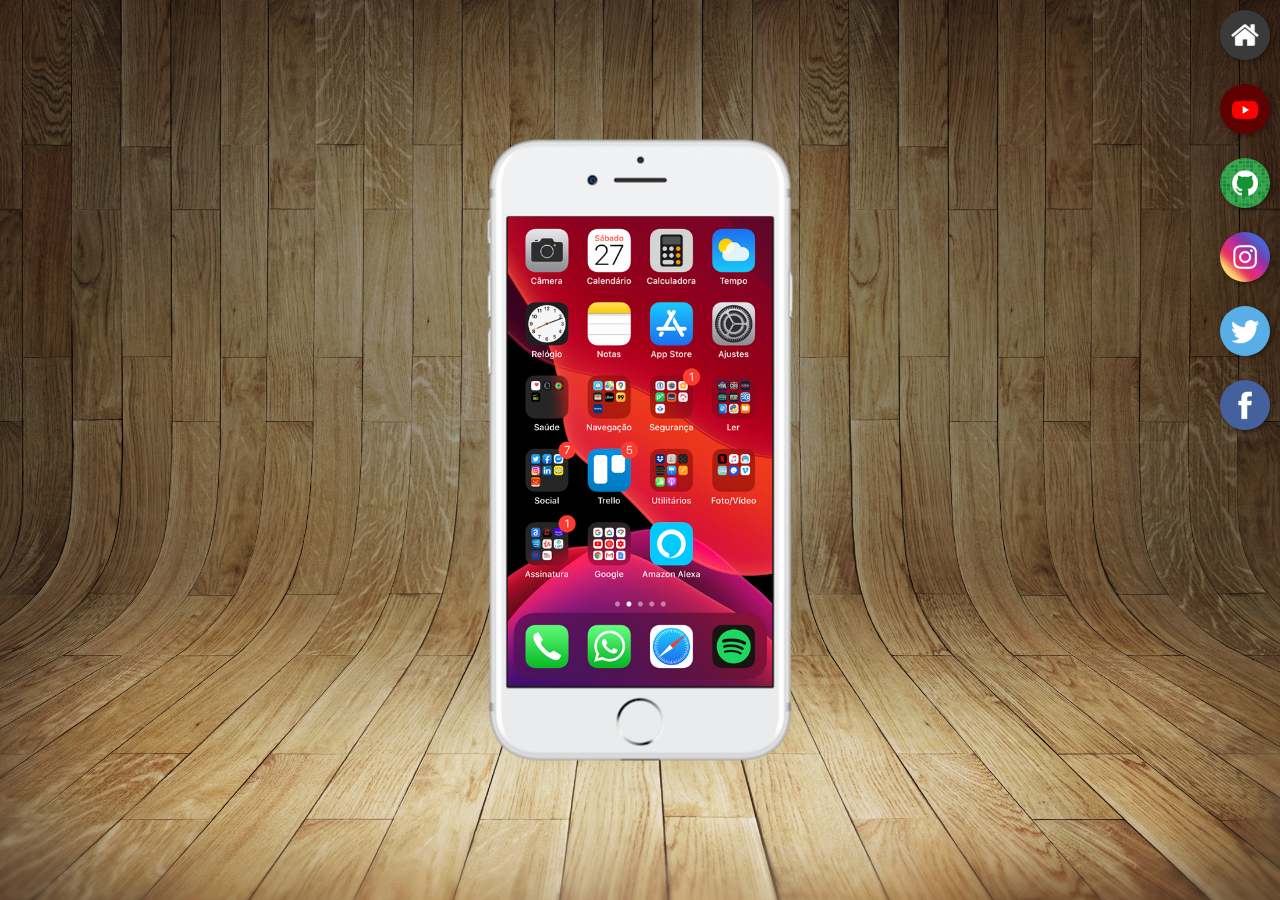
<file: index.html>
<!DOCTYPE html>
<html lang="pt-br">
<head>
    <meta charset="UTF-8">
    <meta name="viewport" content="width=], initial-scale=1.0">
    <link rel="shortcut icon" href="favicon.ico" type="image/x-icon">
    <link rel="stylesheet" href="estilos/style.css">
    <title>Projeto Redes Sociais</title>
</head>
<body>
  <main>
    <section id="telefone">
      <iframe src="home.html" name="tela" id="tela" frameborder="0"></iframe>
    </section>
    <section id="redes-sociais">
      <a href="home.html" target="tela"><img src="imagens/logo-home.jpg" alt="home"></a><br>
      <a href="youtube.html" target="tela"><img src="imagens/logo-youtube.jpg" alt=""></a><br>
      <a href="github.html" target="tela"><img src="imagens/logo-github.jpg" alt=""></a><br>
      <a href="instagram.html" target="tela"><img src="imagens/logo-instagram.jpg" alt=""></a><br>
      <a href="twitter.html"agens target="tela"><img src="imagens/logo-twitter.jpg" alt=""></a><br>
      <a href="facebook.html" target="tela"><img src="imagens/logo-facebook.jpg" alt=""></a>
    </section>
  </main>
</body>
</html>
</file>
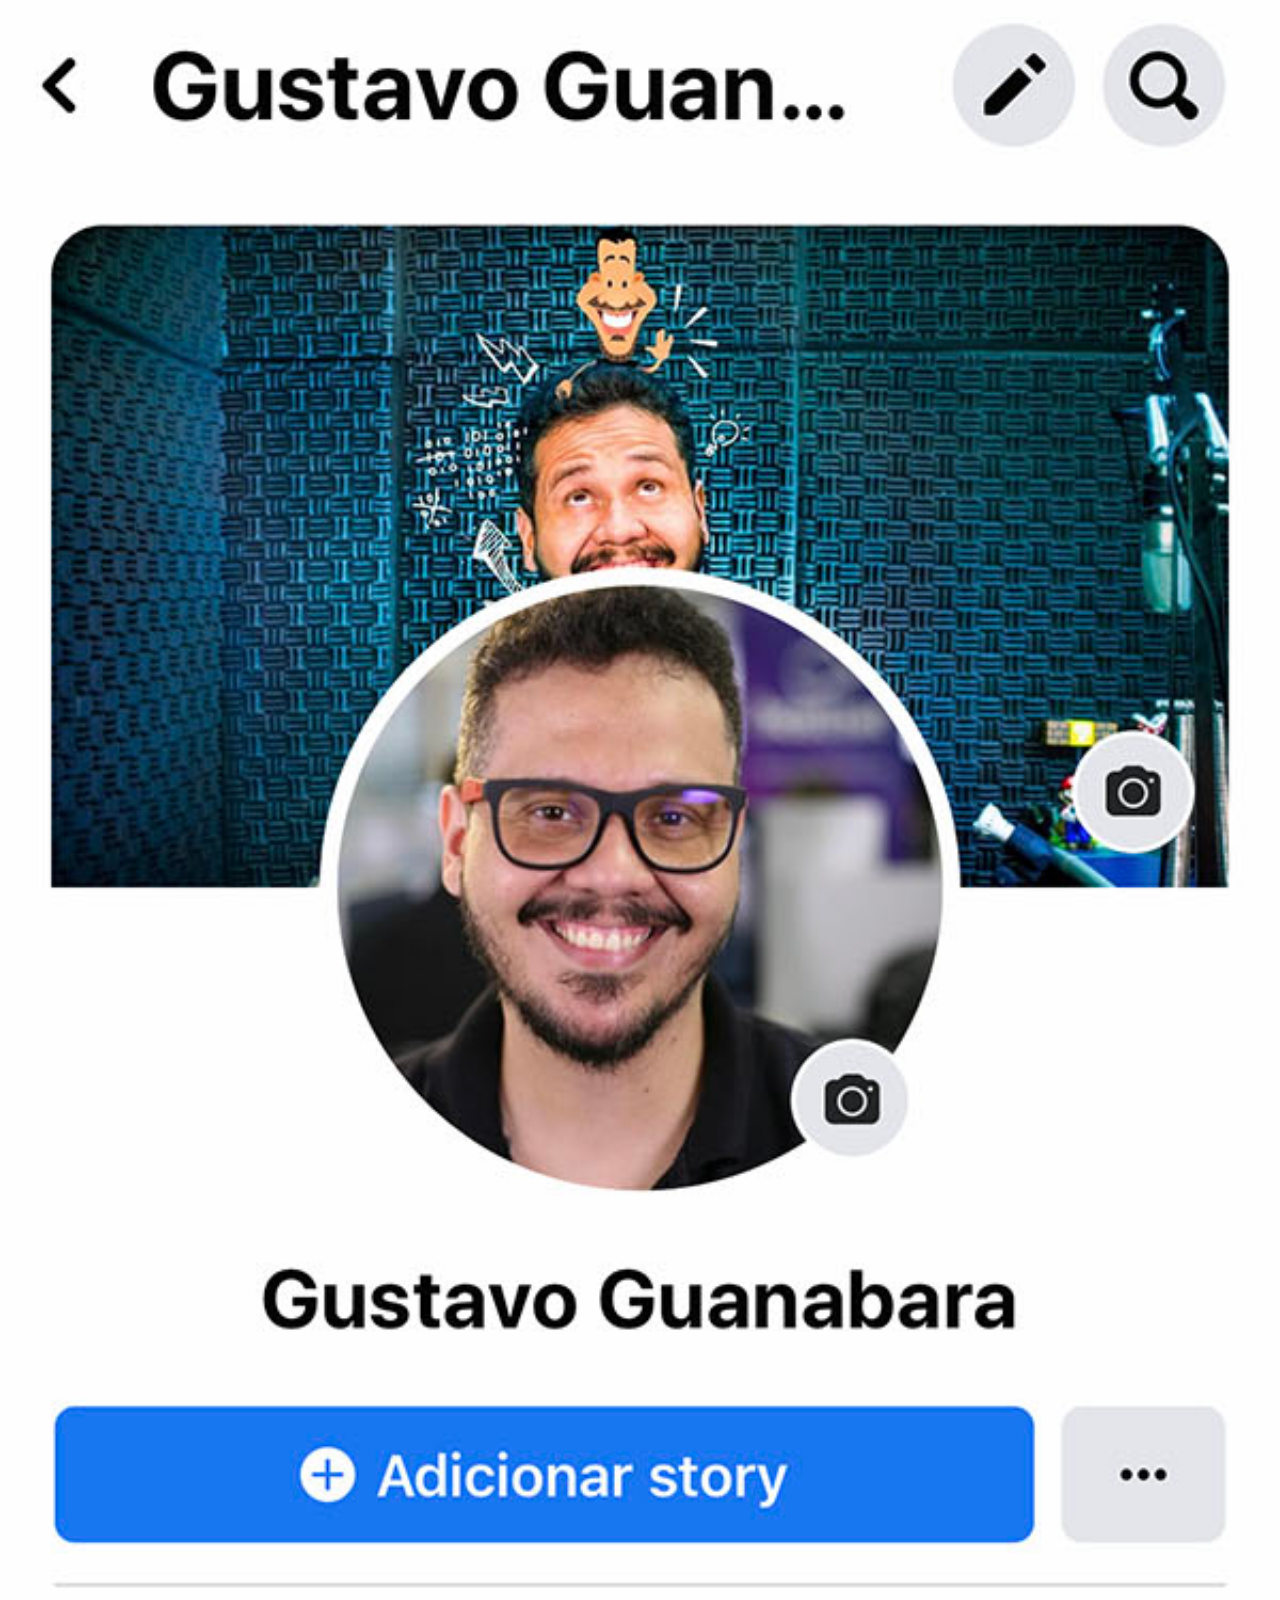
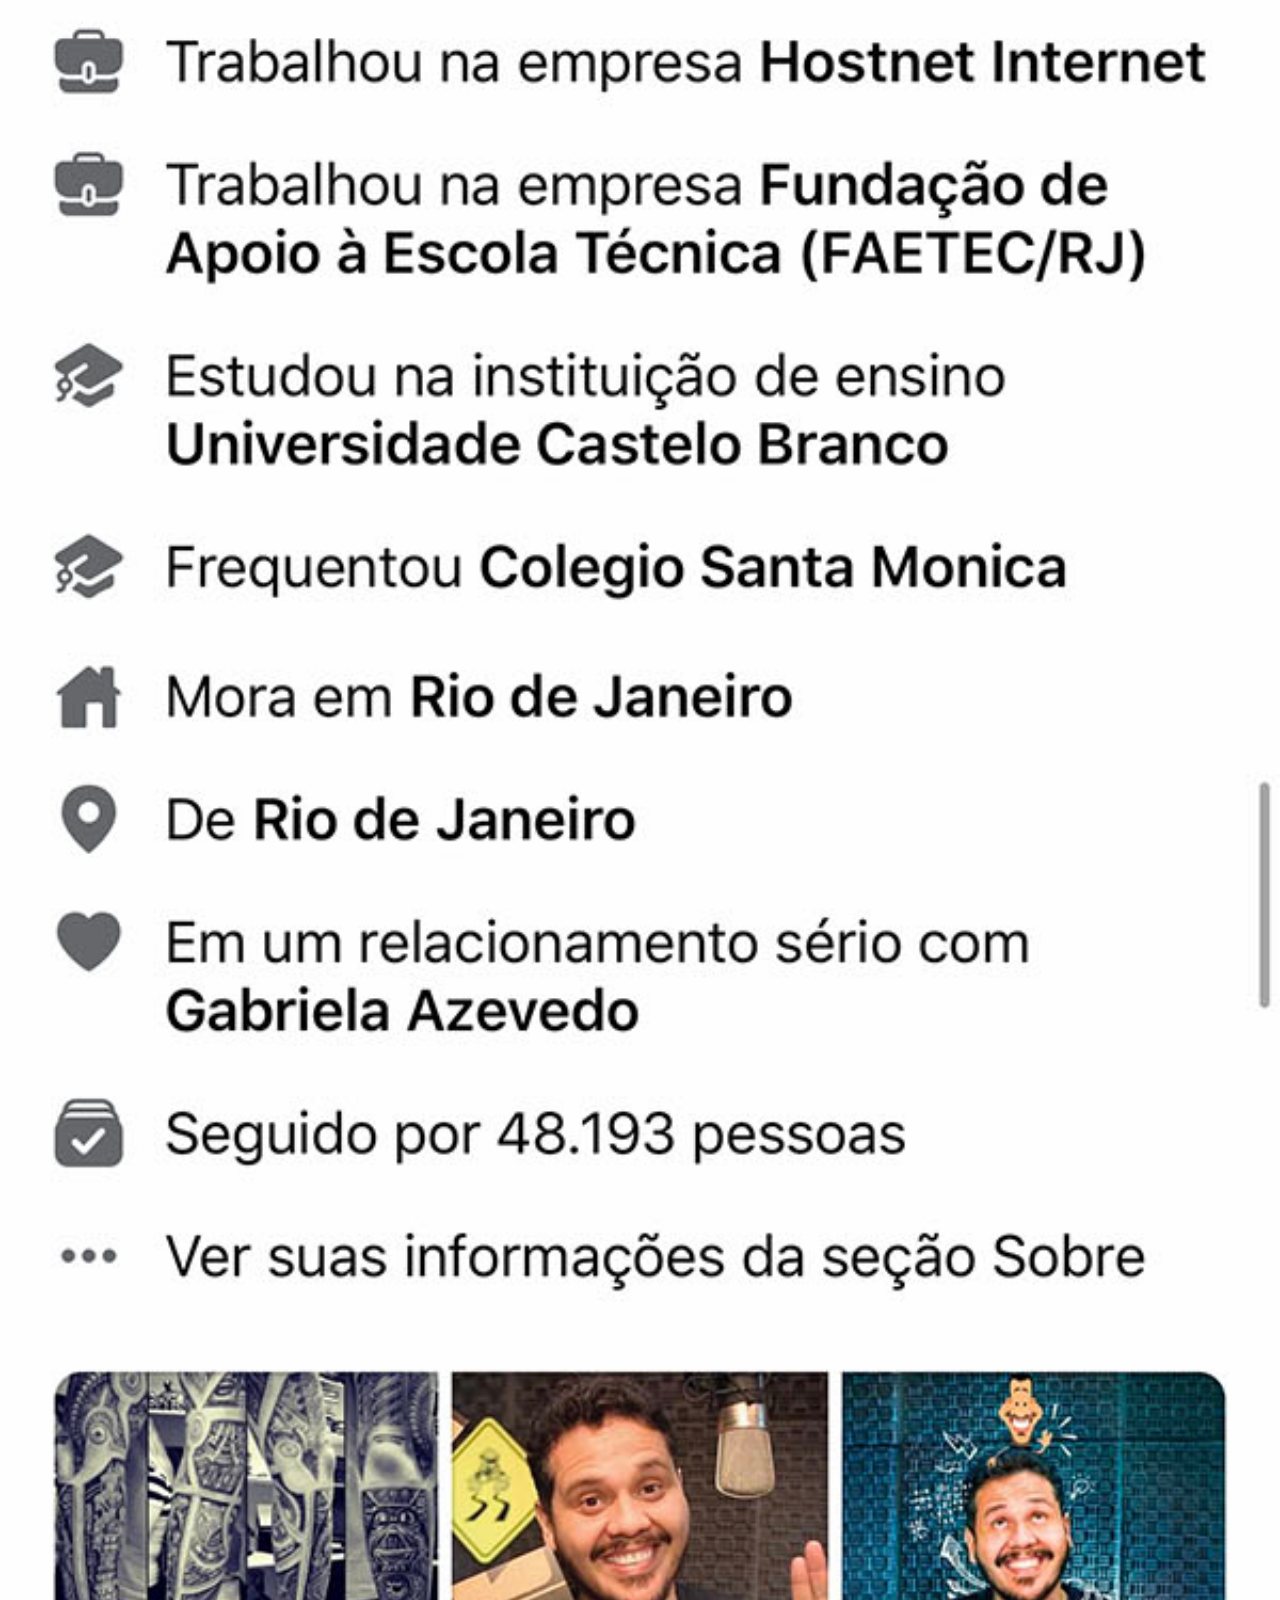
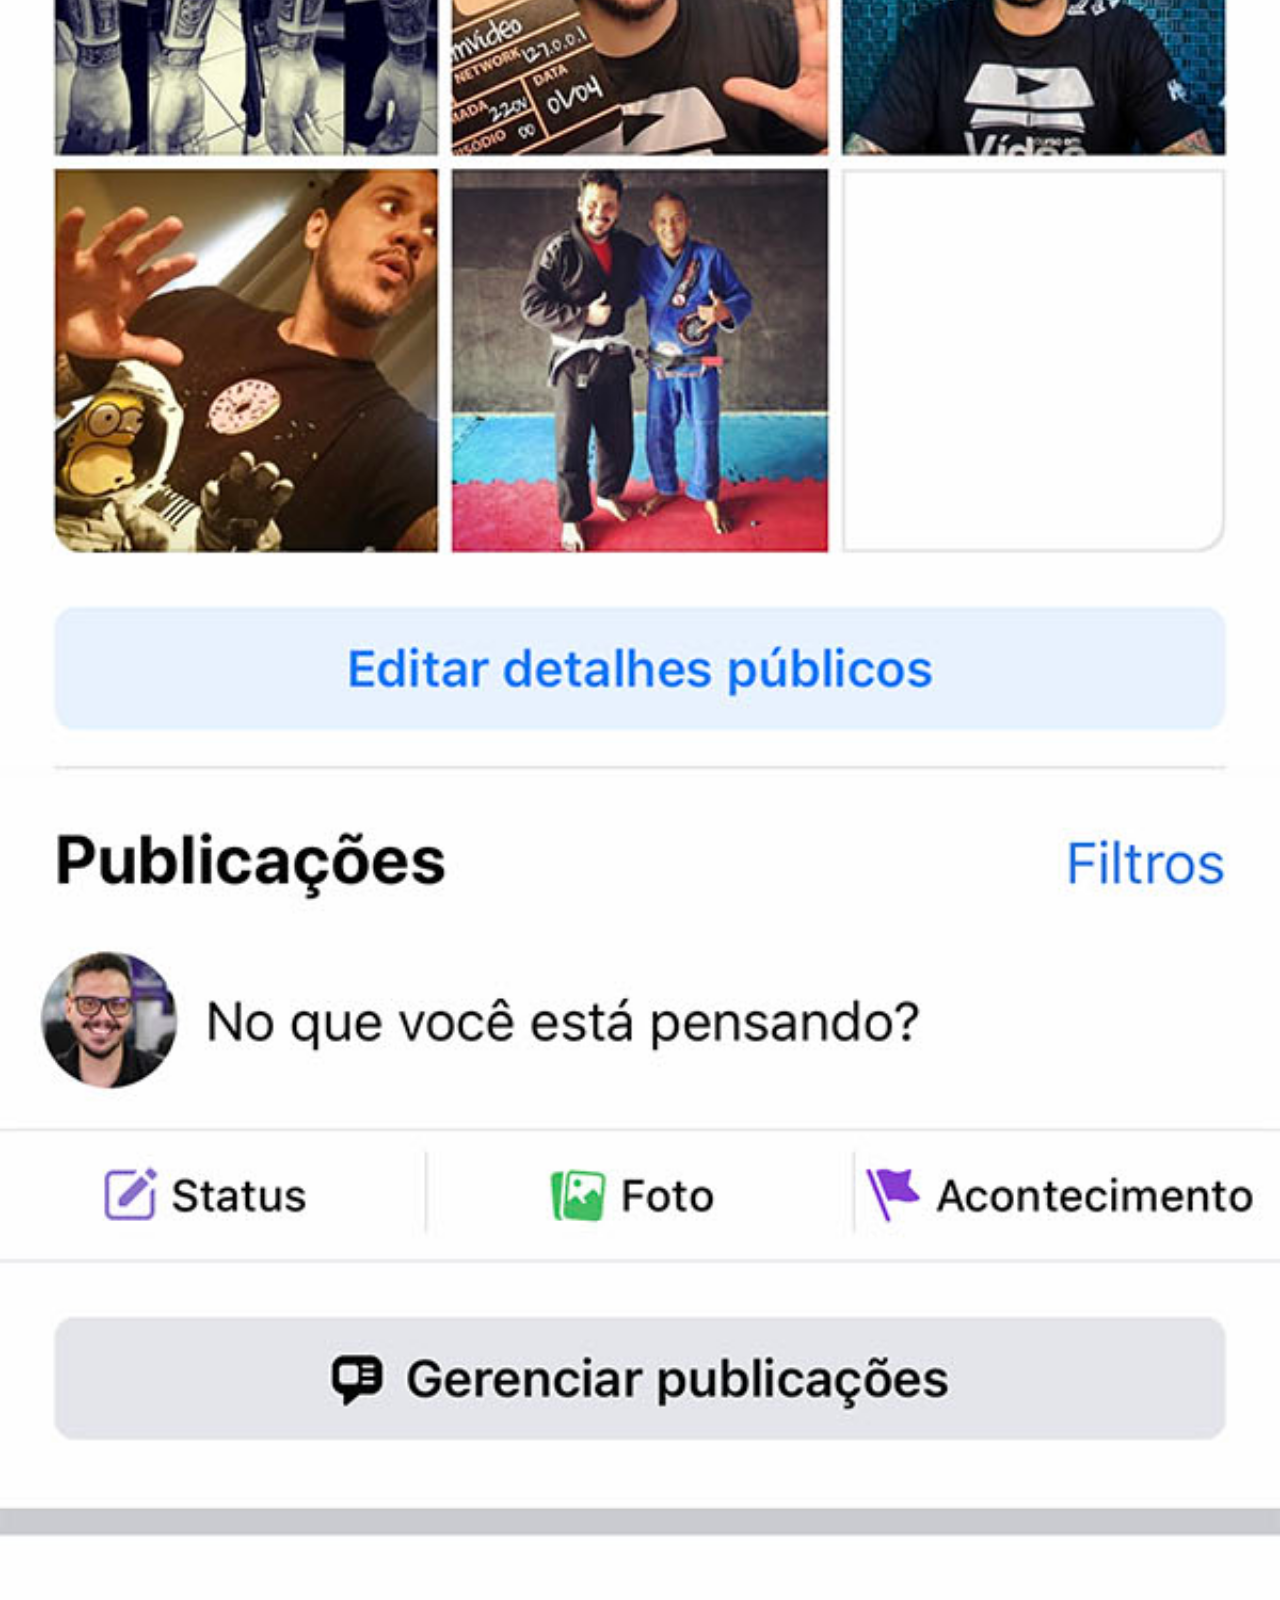
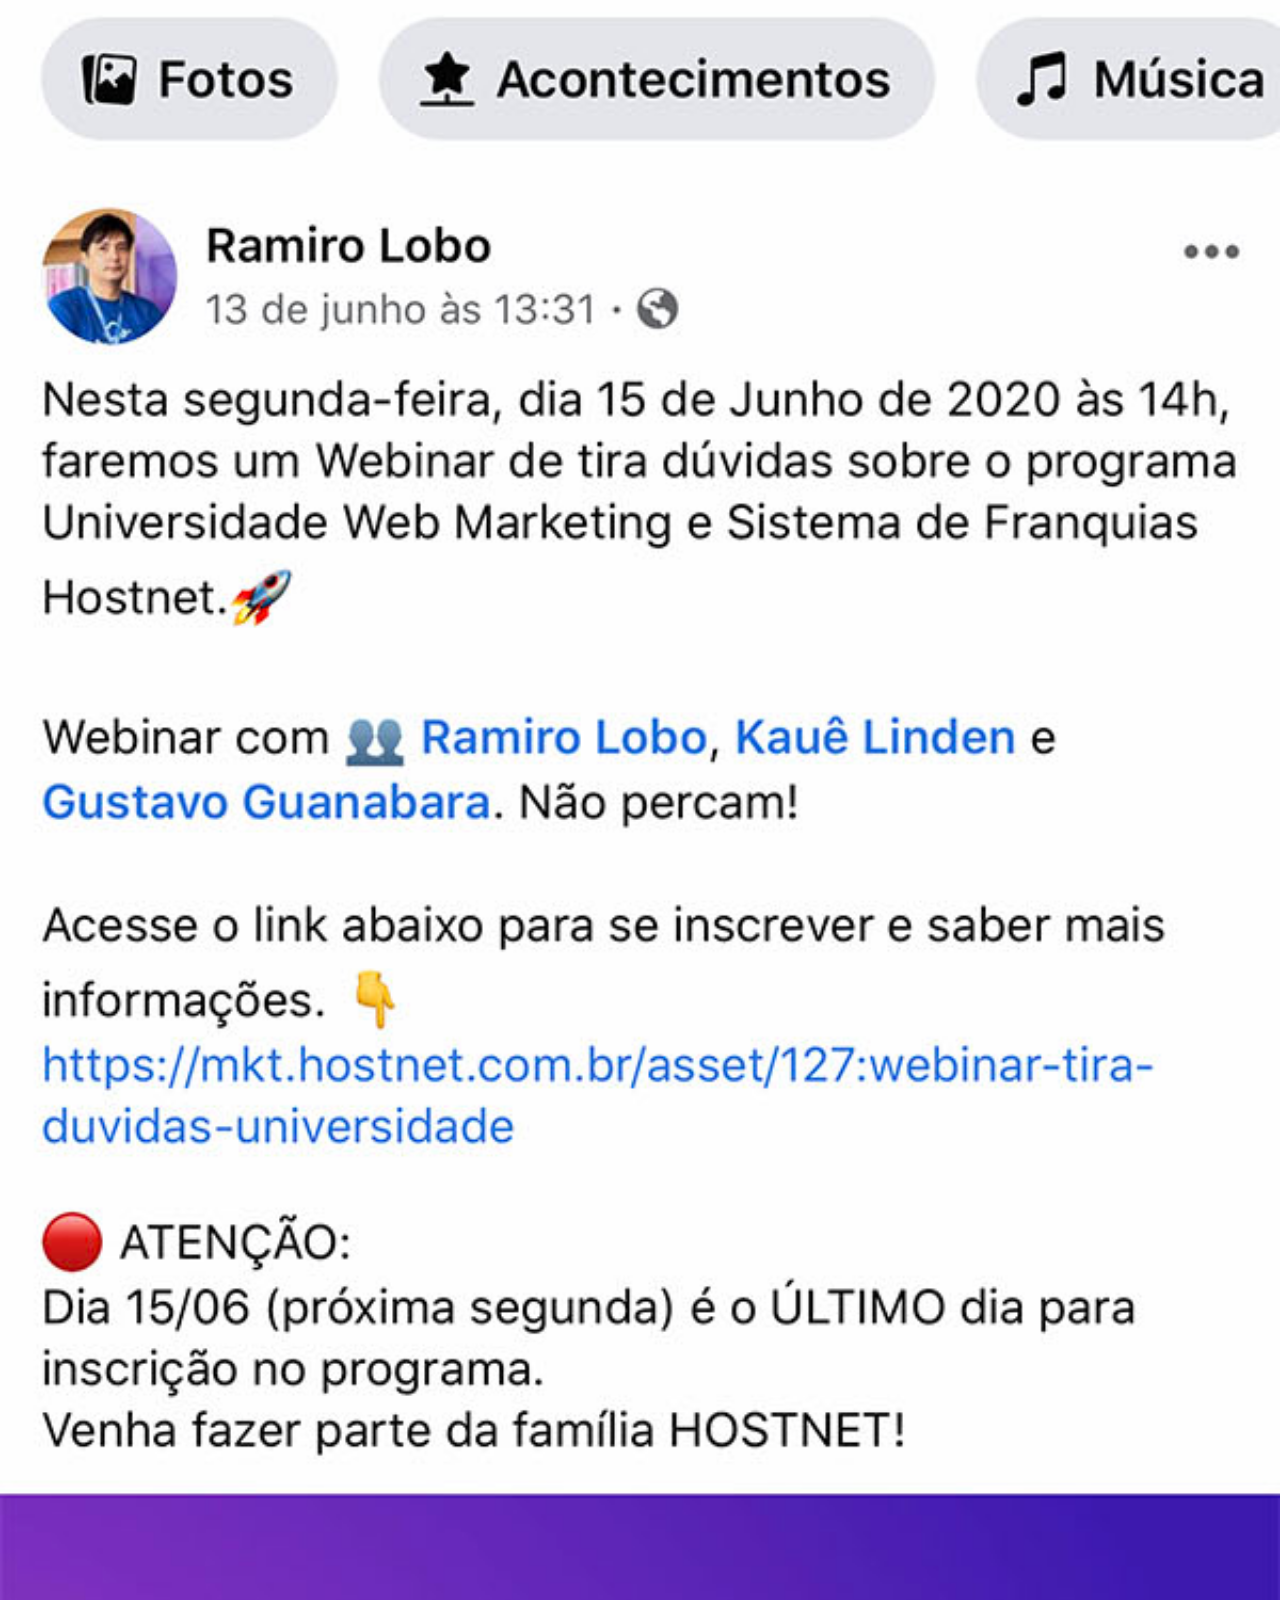
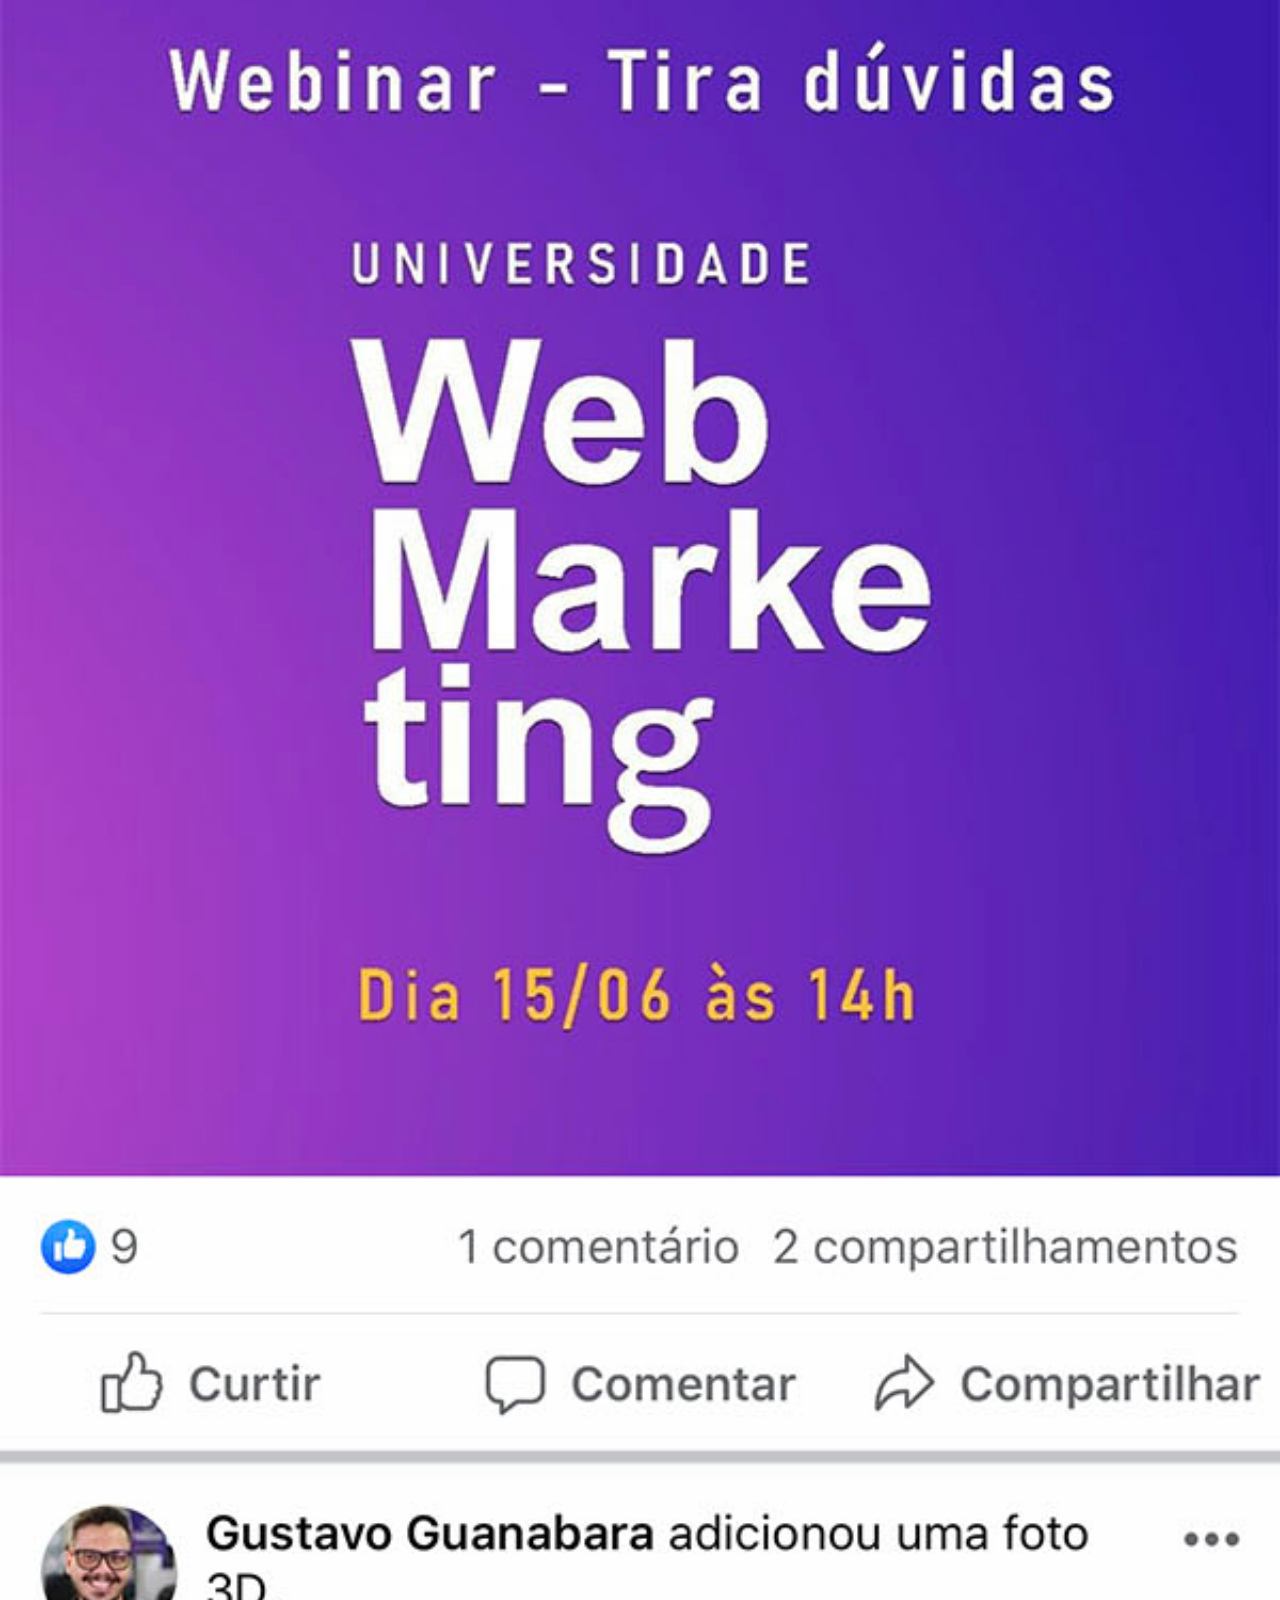
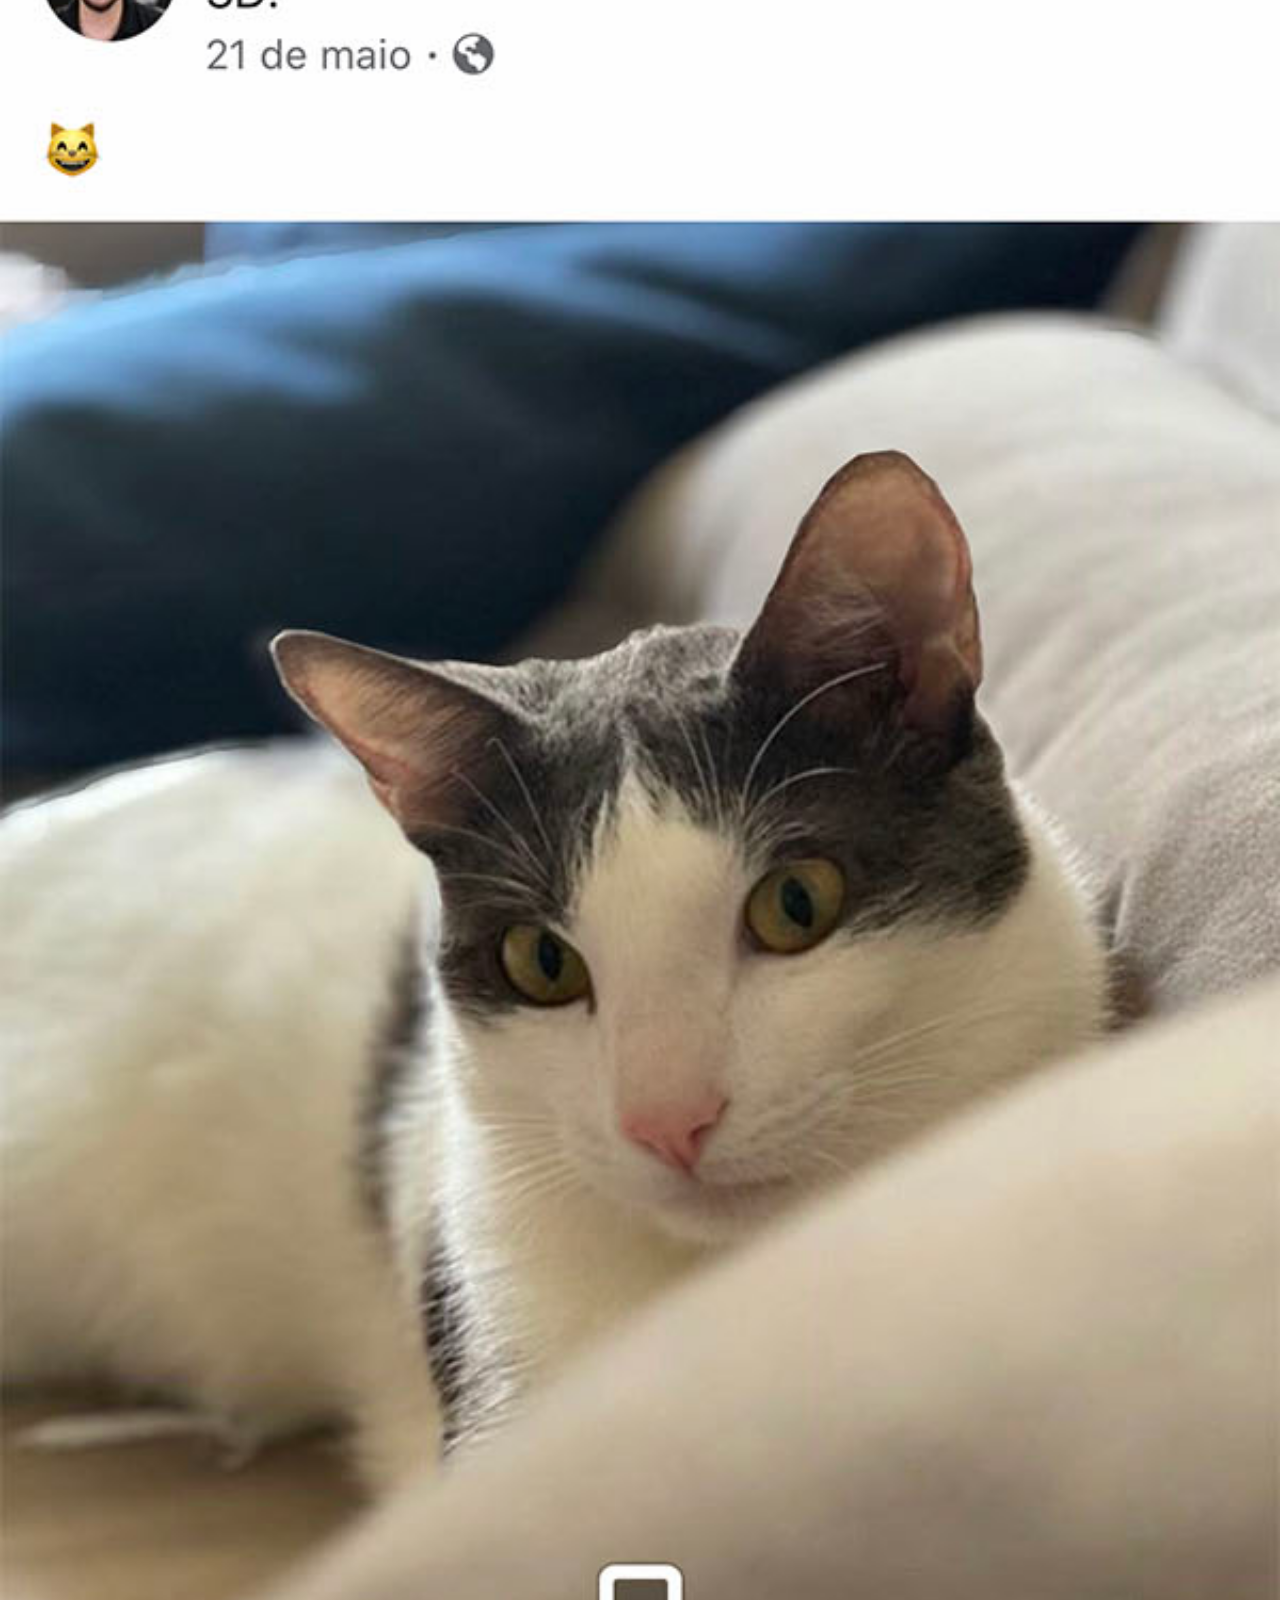
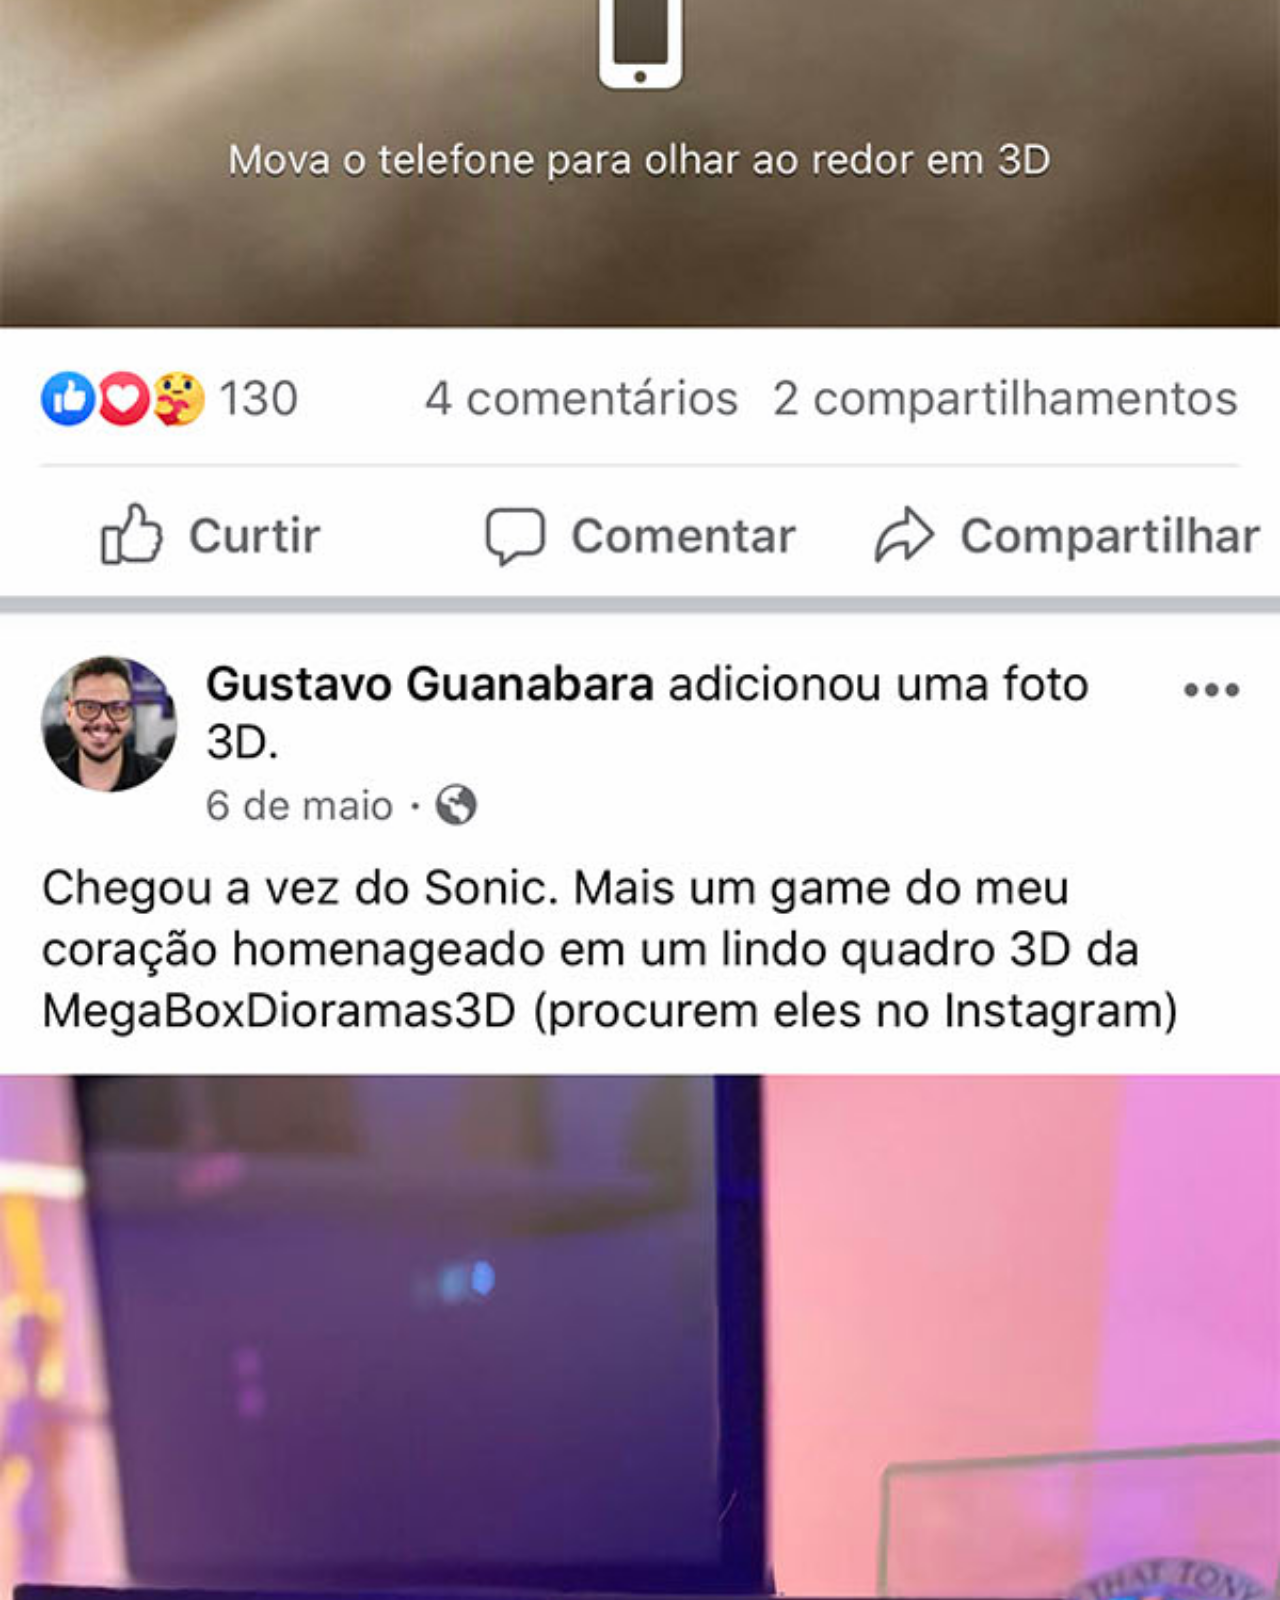
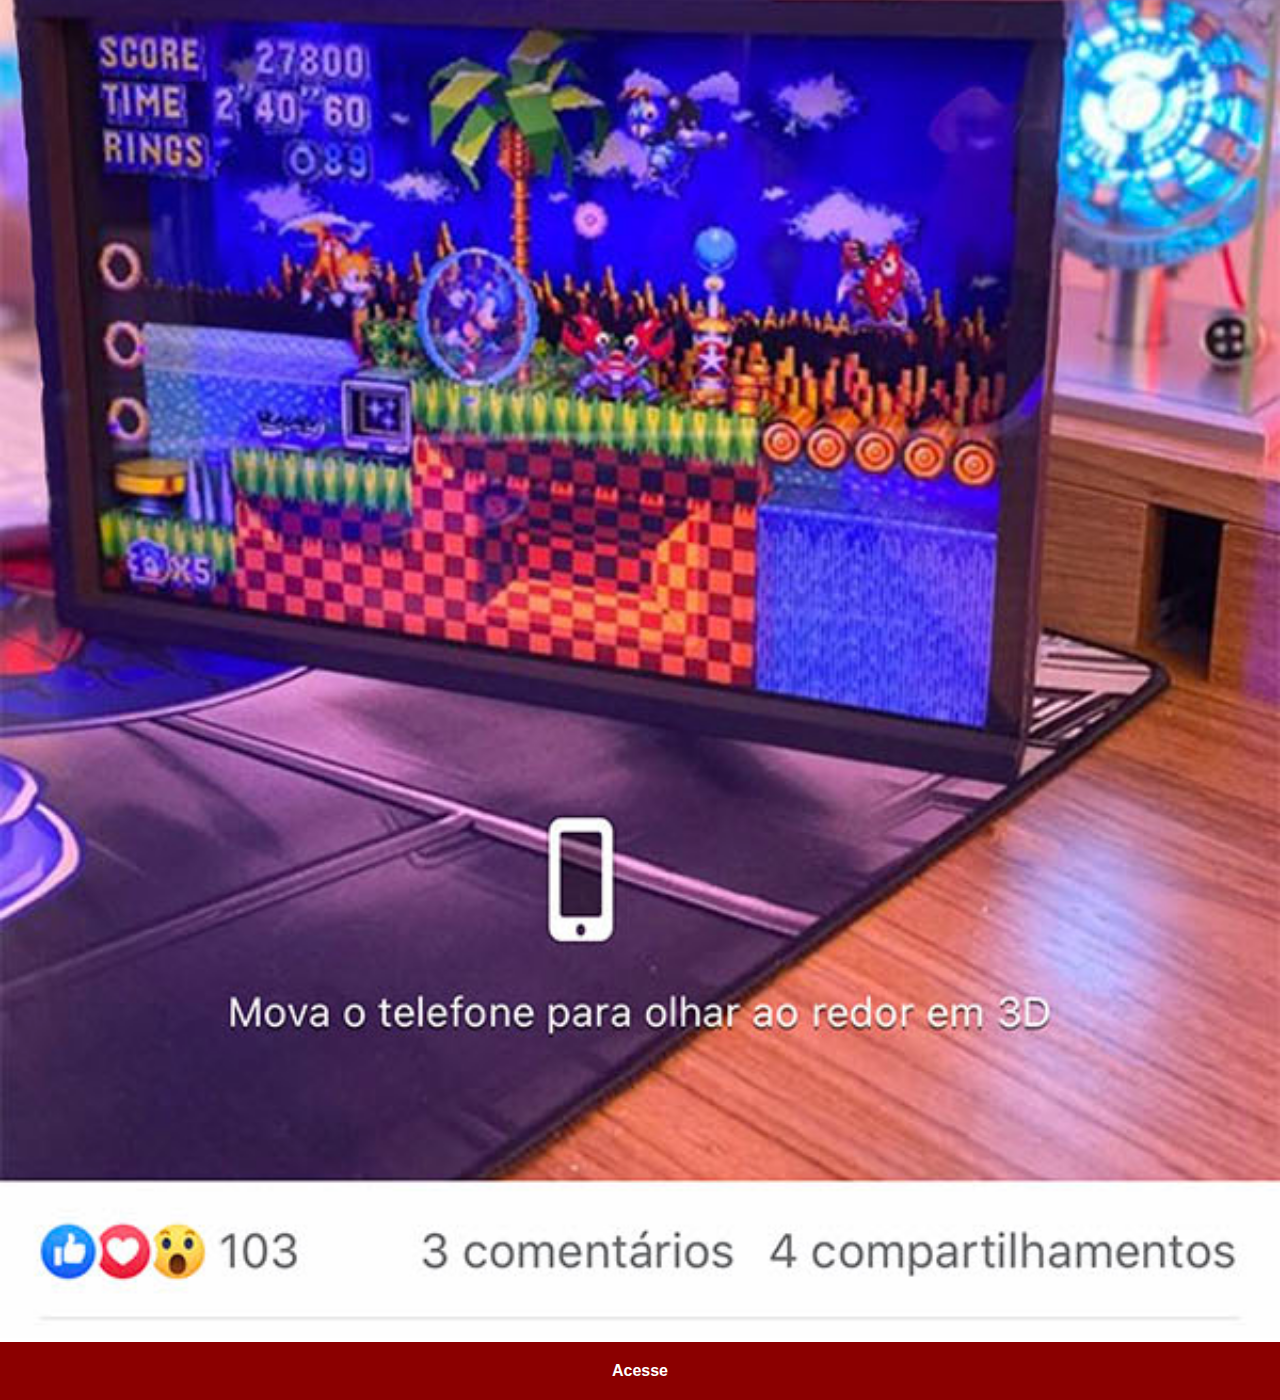
<file: facebook.html>
<!DOCTYPE html>
<html lang="pt-br">
<head>
    <meta charset="UTF-8">
    <meta name="viewport" content="width=device-width, initial-scale=1.0">
    <title>Facebook</title>
    <link rel="stylesheet" href="estilos/social.css">
</head>
<body>
    <img src="imagens/tela-facebook.jpg" alt="Facebook">
    <a href="https://www.facebook.com/gustavoguanabara">Acesse</a>
</body>
</html>
</file>
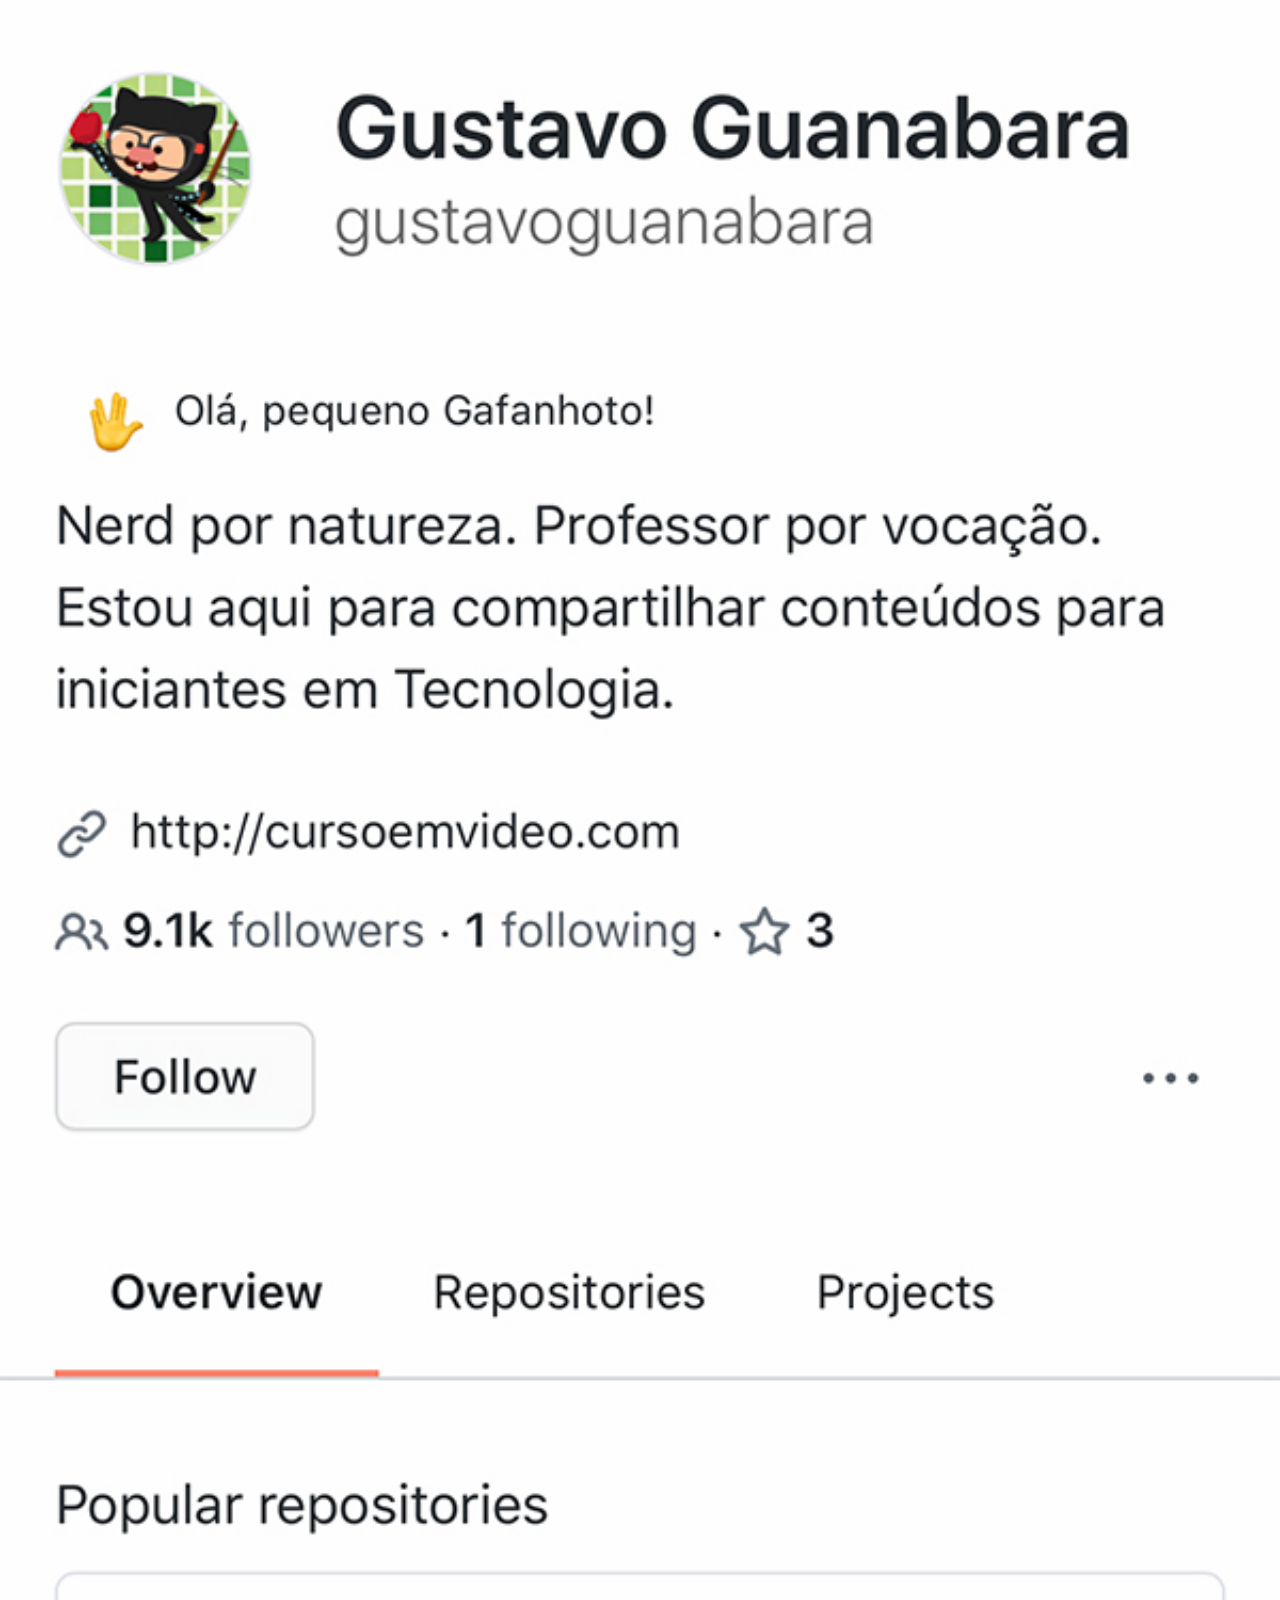
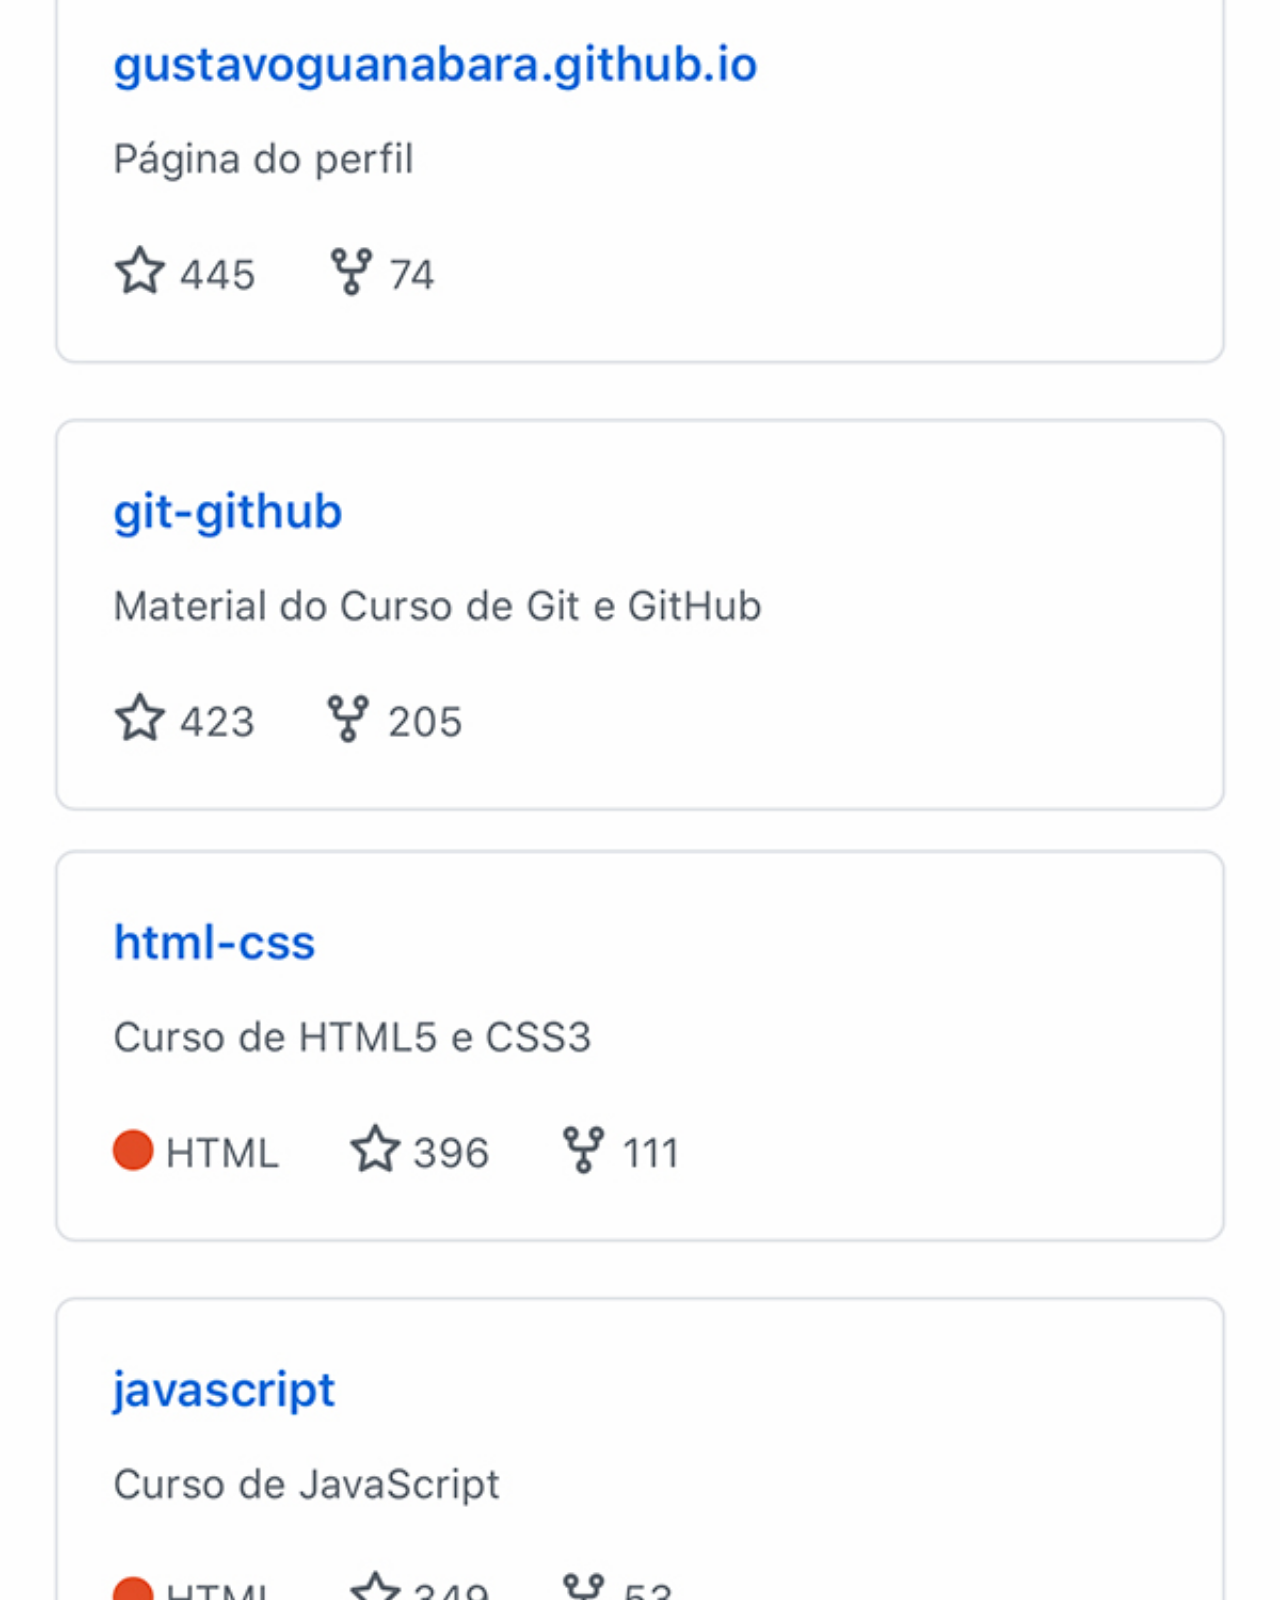
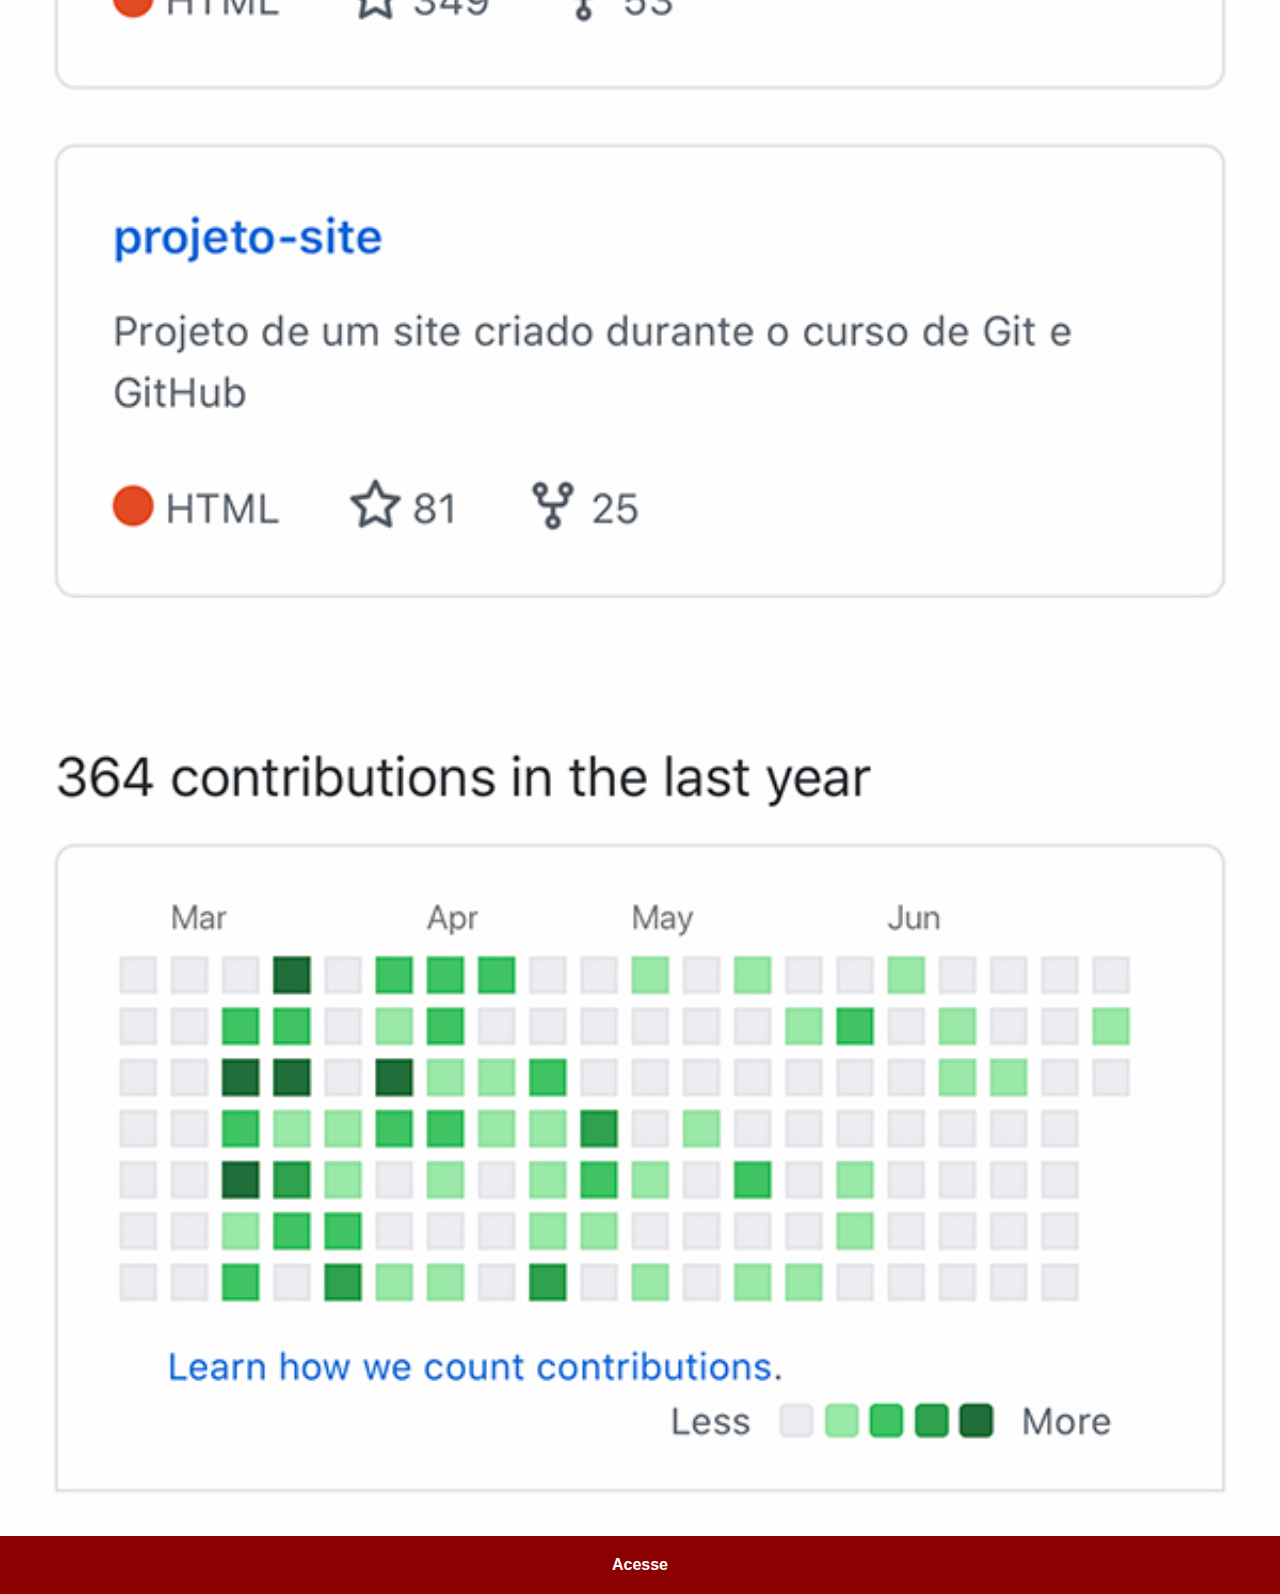
<file: github.html>
<!DOCTYPE html>
<html lang="pt-br">
<head>
    <meta charset="UTF-8">
    <meta name="viewport" content="width=device-width, initial-scale=1.0">
    <title>GitHub</title>
    <link rel="stylesheet" href="estilos/social.css">
</head>
<body>
    <img src="imagens/tela-github.jpg" alt="GitHub">
    <a href="https://www.github.com/gustavoguanabara" target="_blank">Acesse</a>
</body>
</html>
</file>
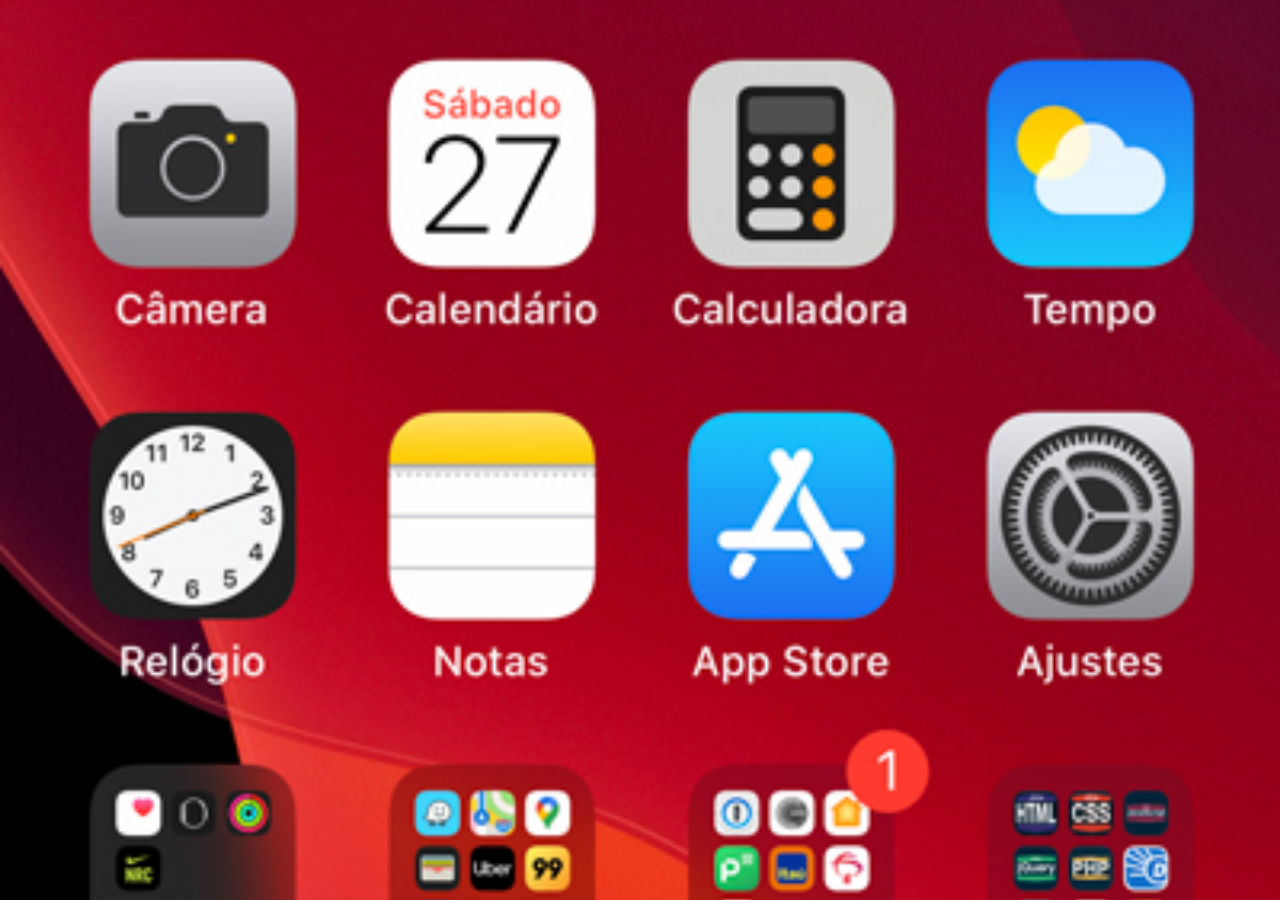
<file: home.html>
<!DOCTYPE html>
<html lang="pt-br">
<head>
    <meta charset="UTF-8">
    <meta name="viewport" content="width=device-width, initial-scale=1.0">
    <title>Home</title>
</head>
<style>
    * {
        margin: 0px;
        padding: 0px;
    }

    body {
        width: 100vw;
        height: 100vh;
        background: black url(imagens/tela-home.jpg) no-repeat top center;
        background-size: cover;
    }
</style>
<body>
    
</body>
</html>
</file>
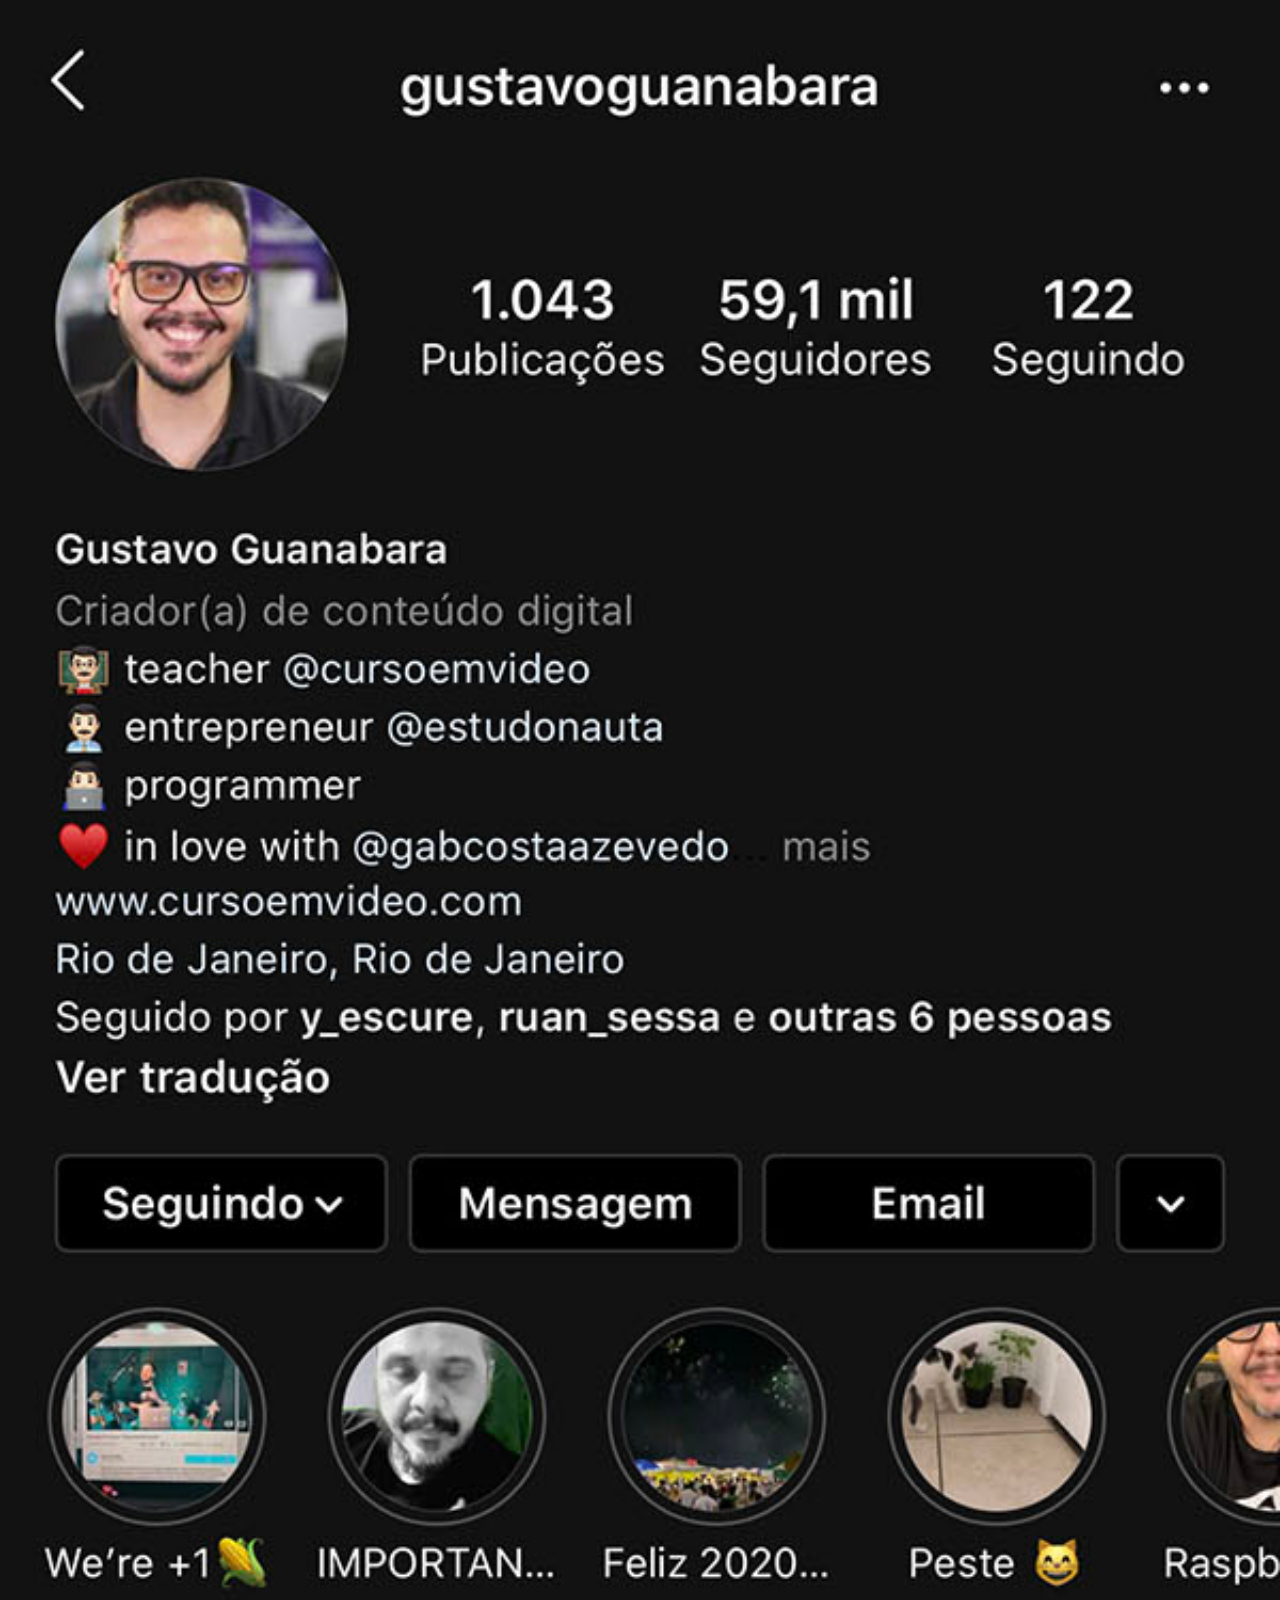
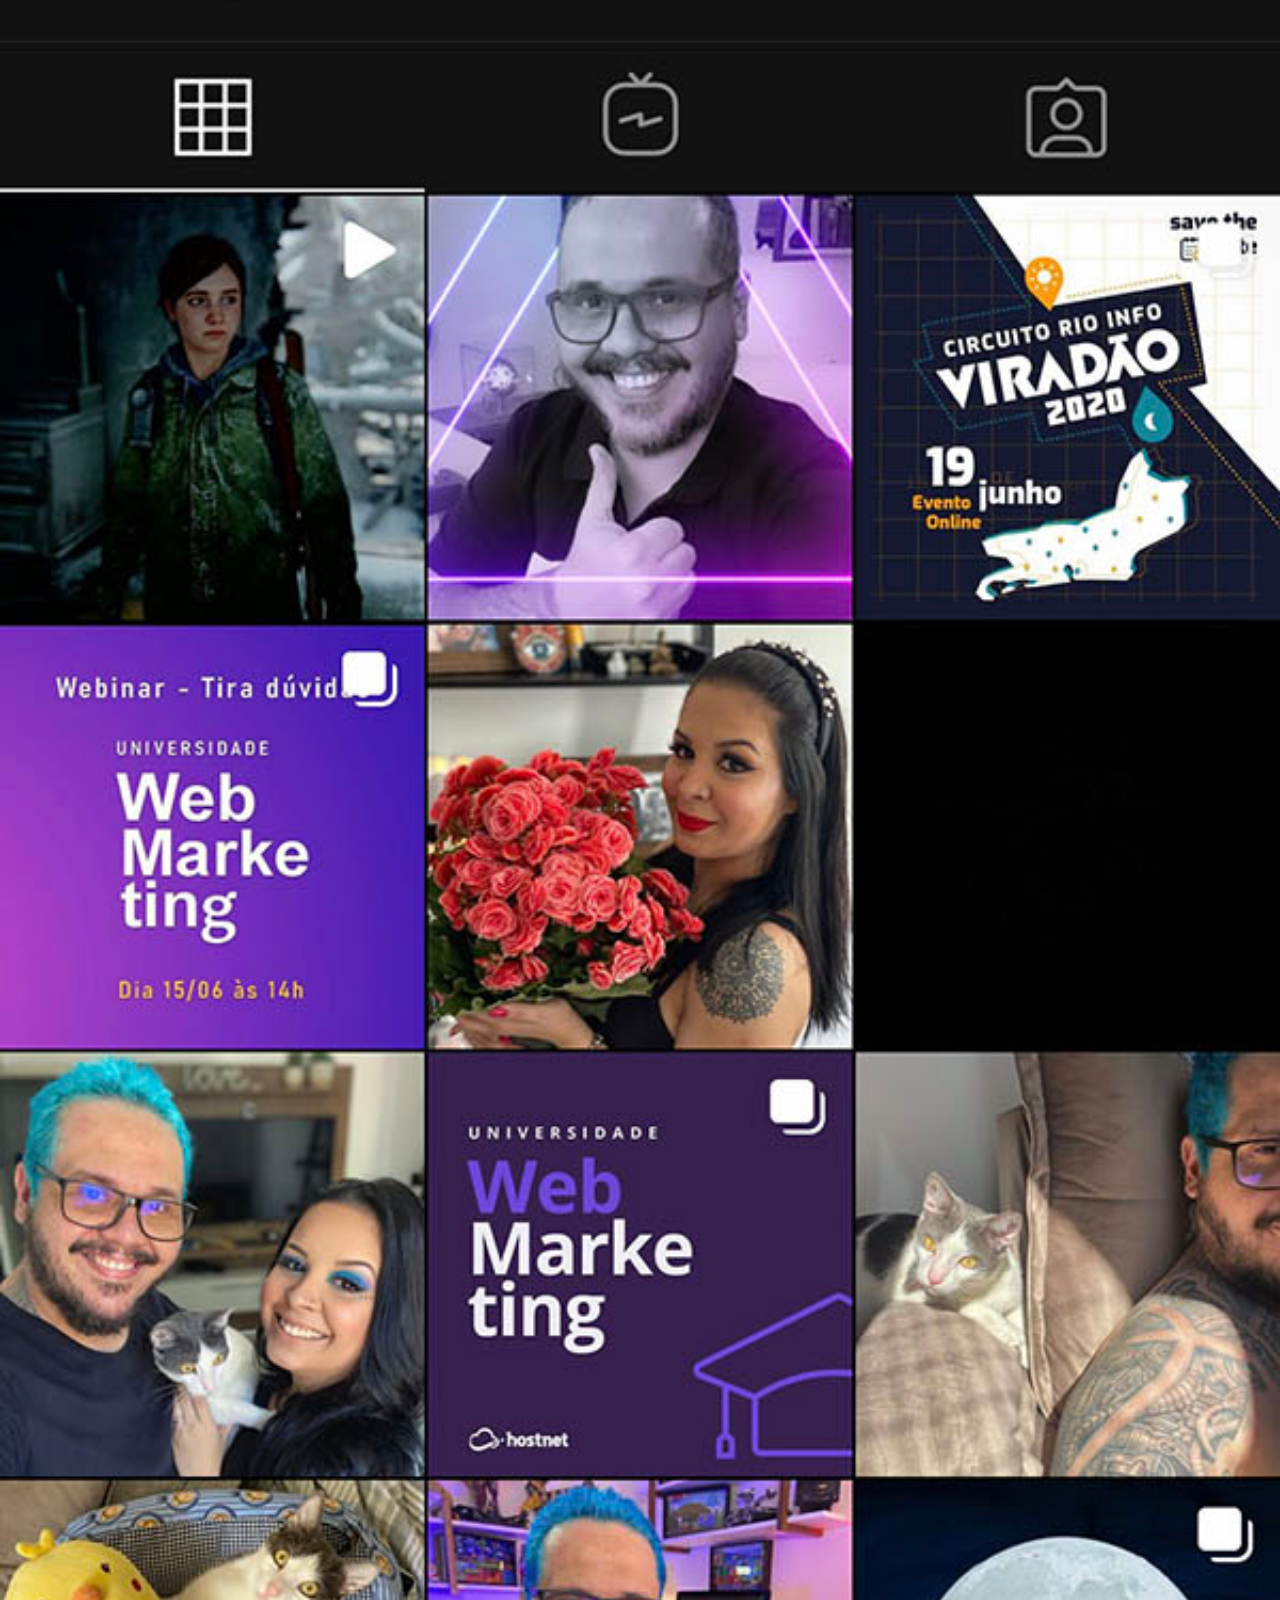
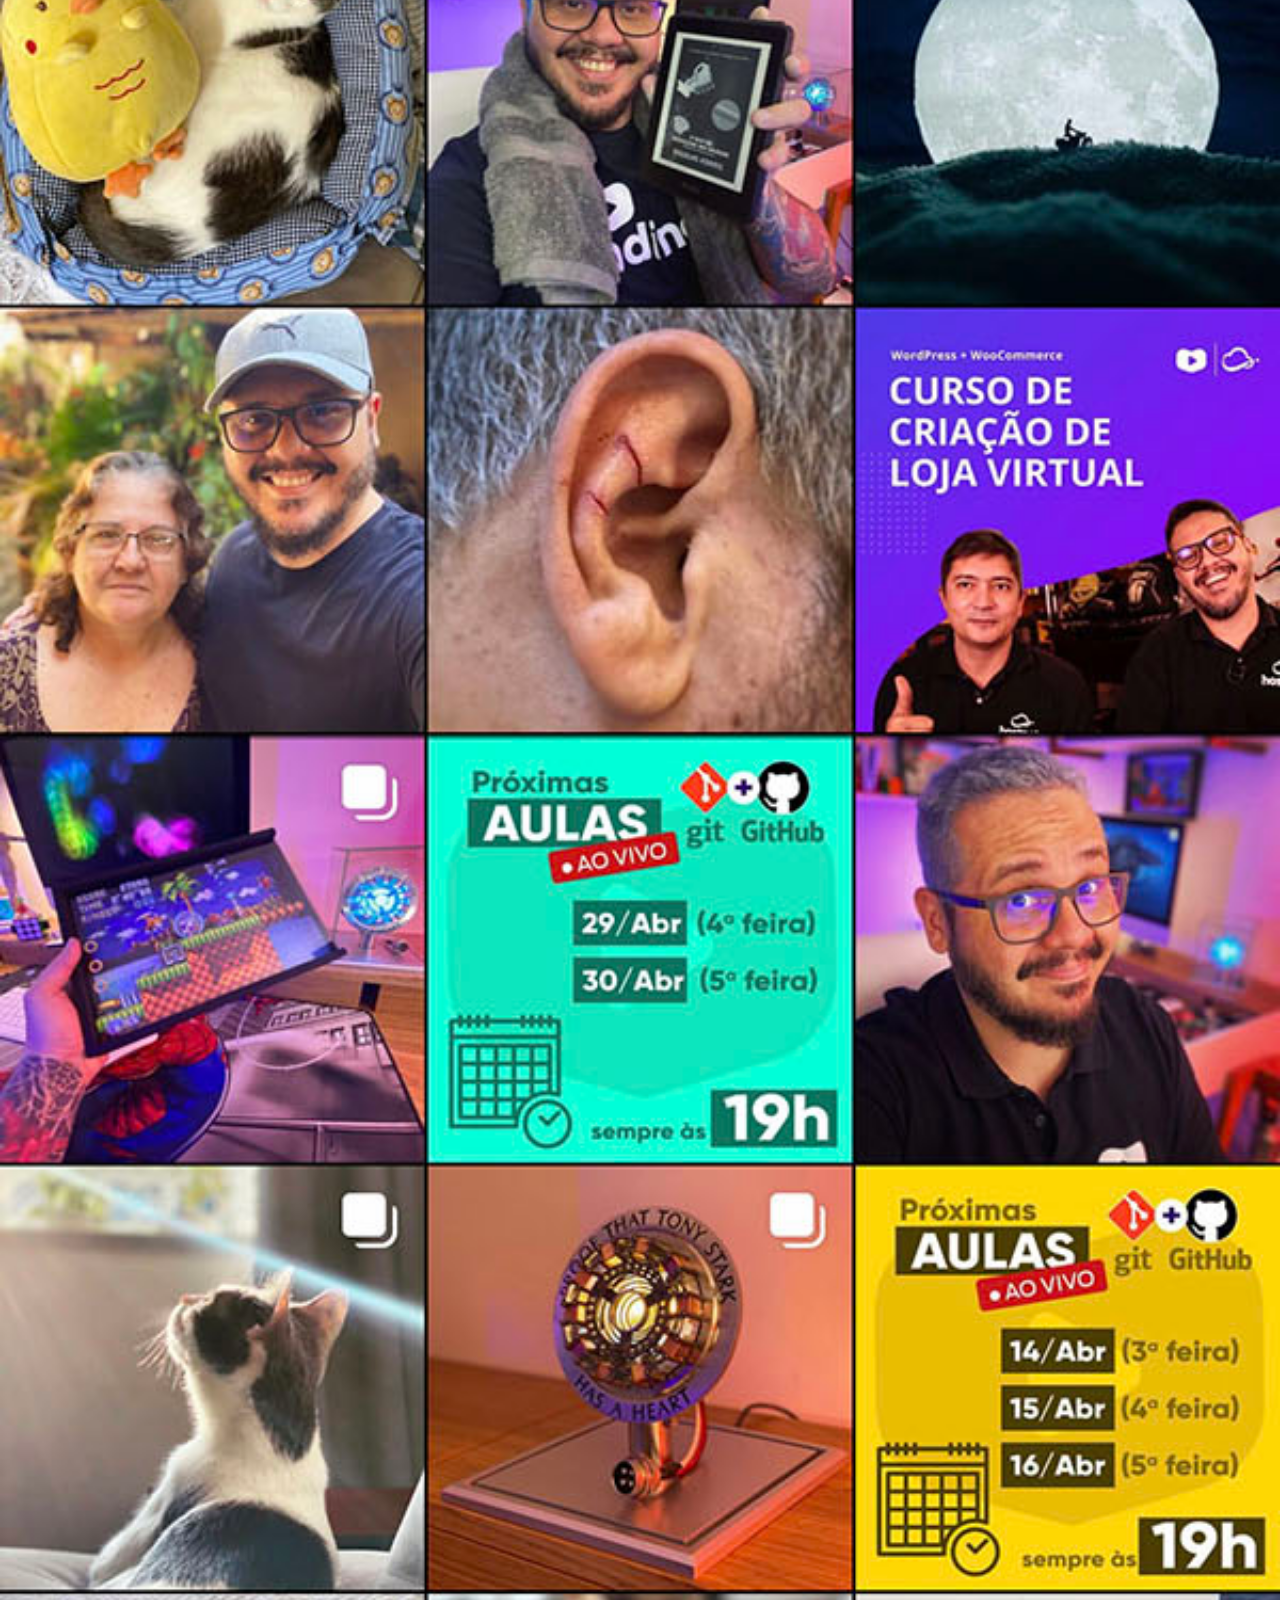
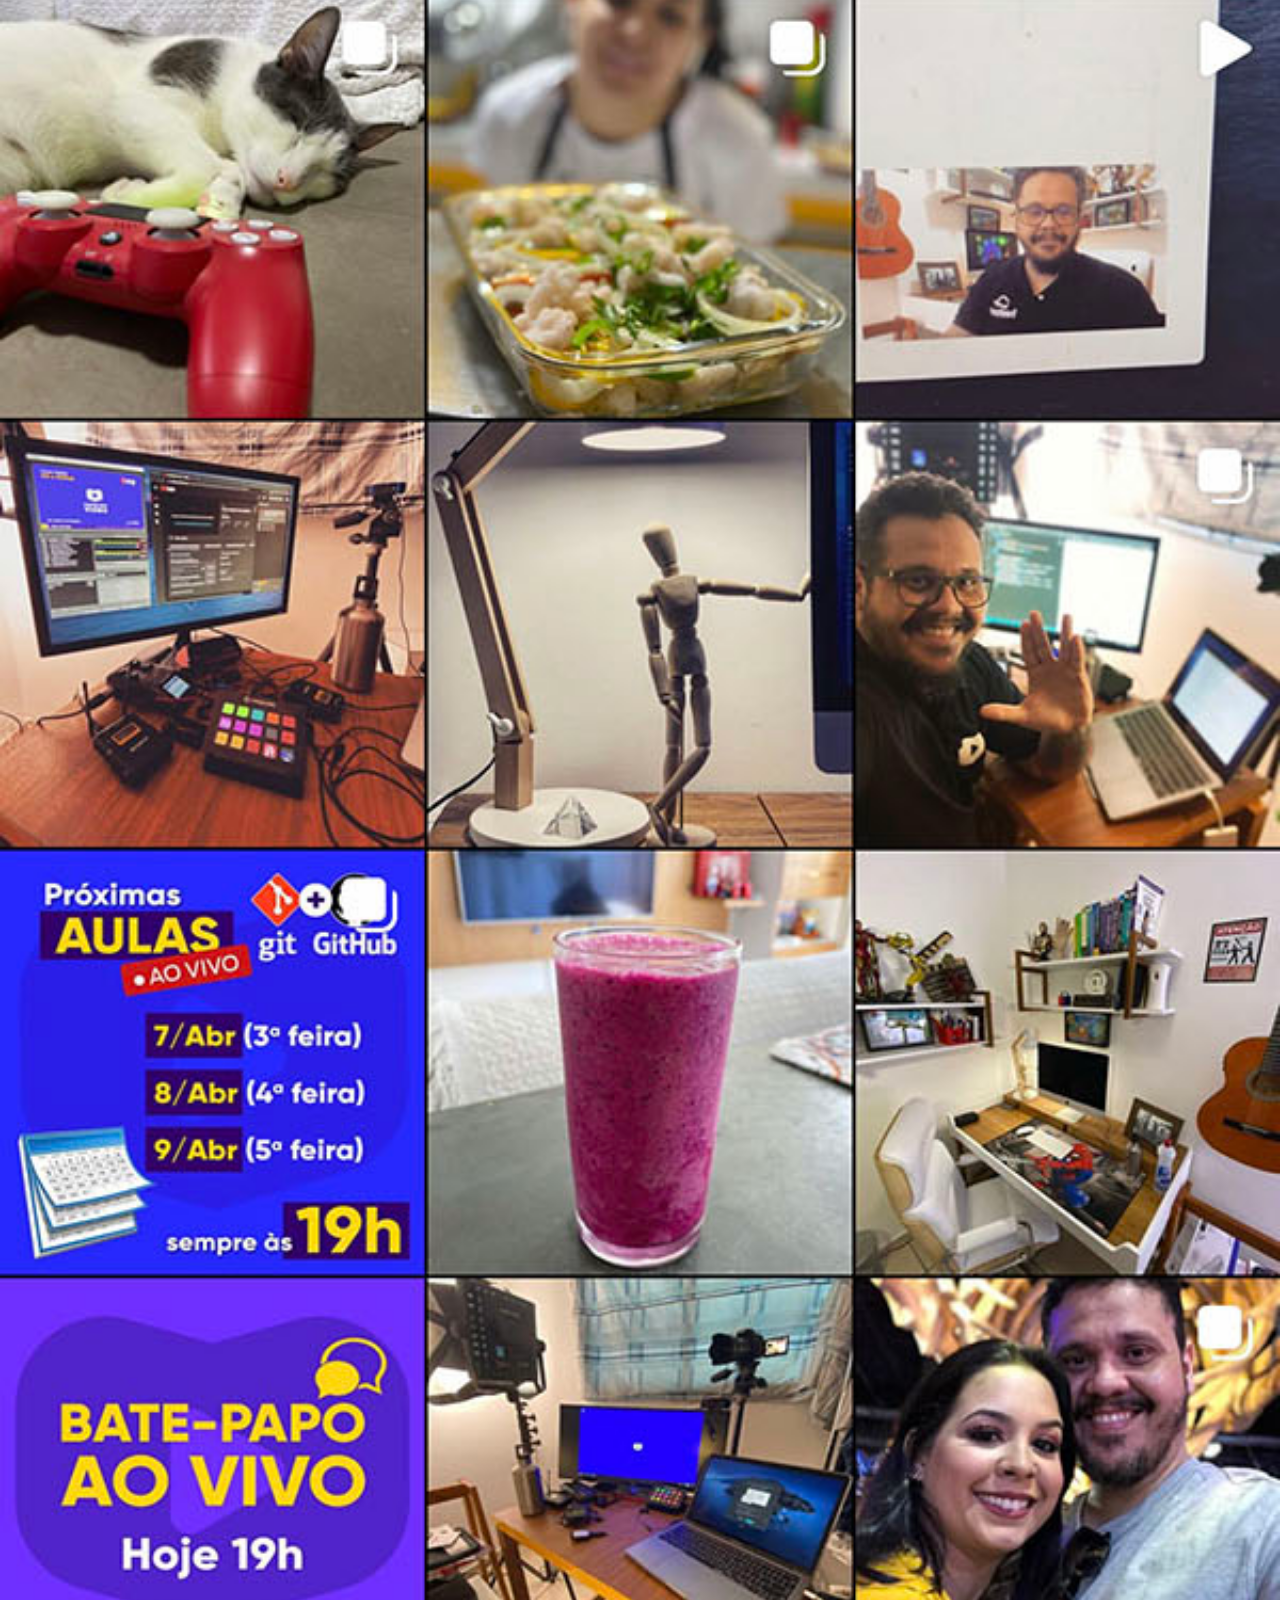
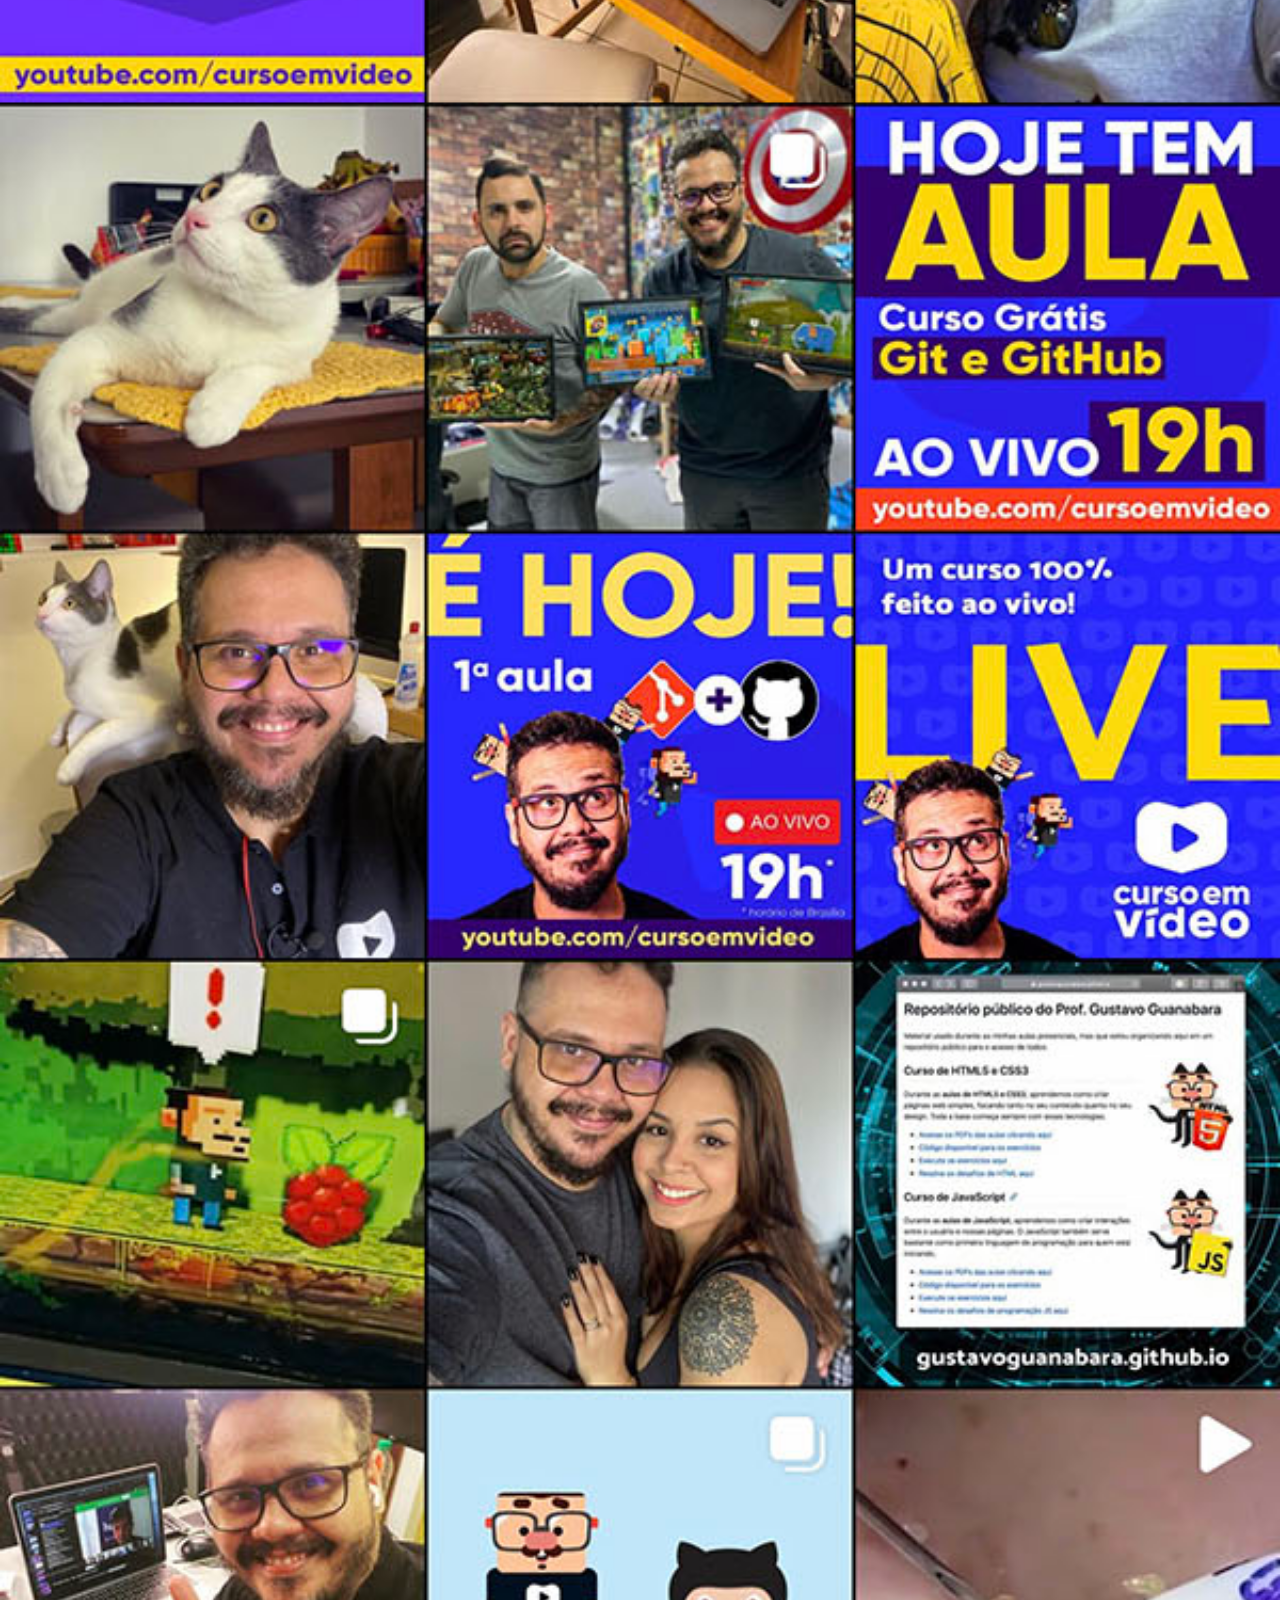
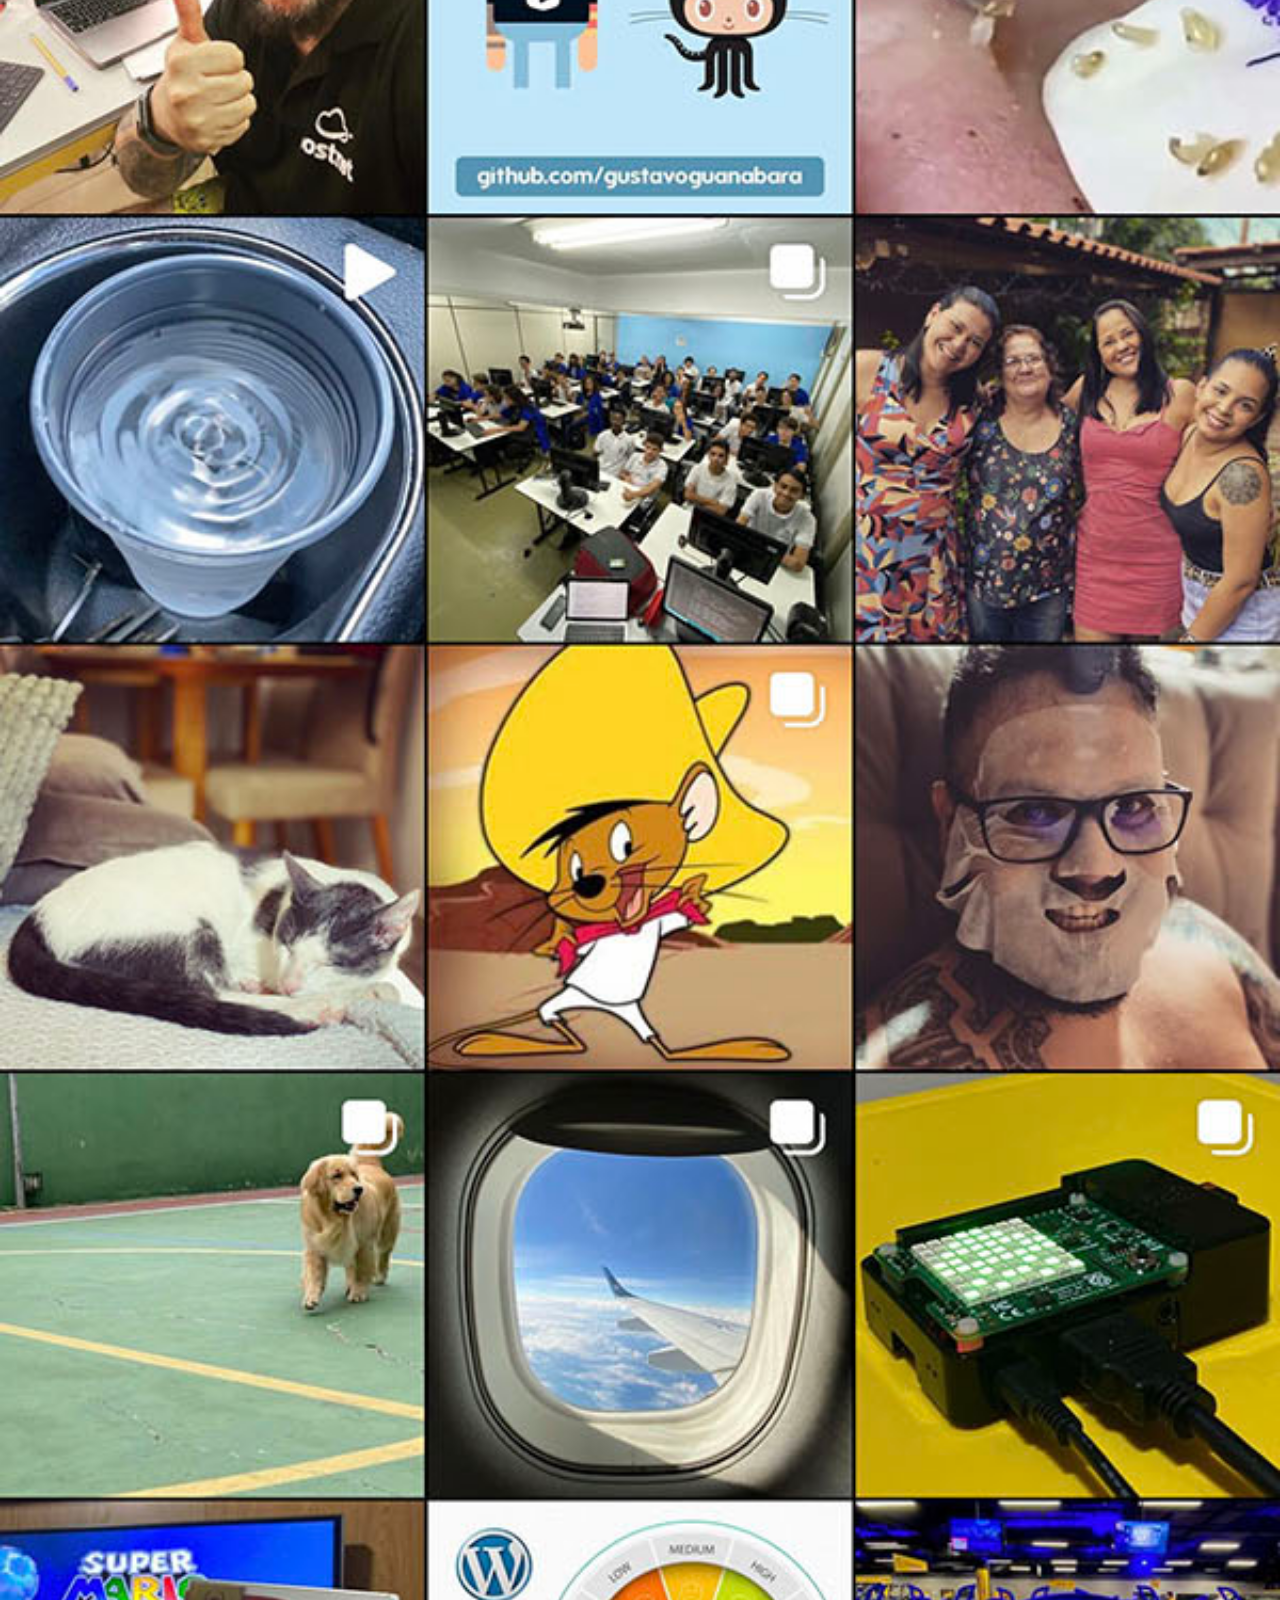
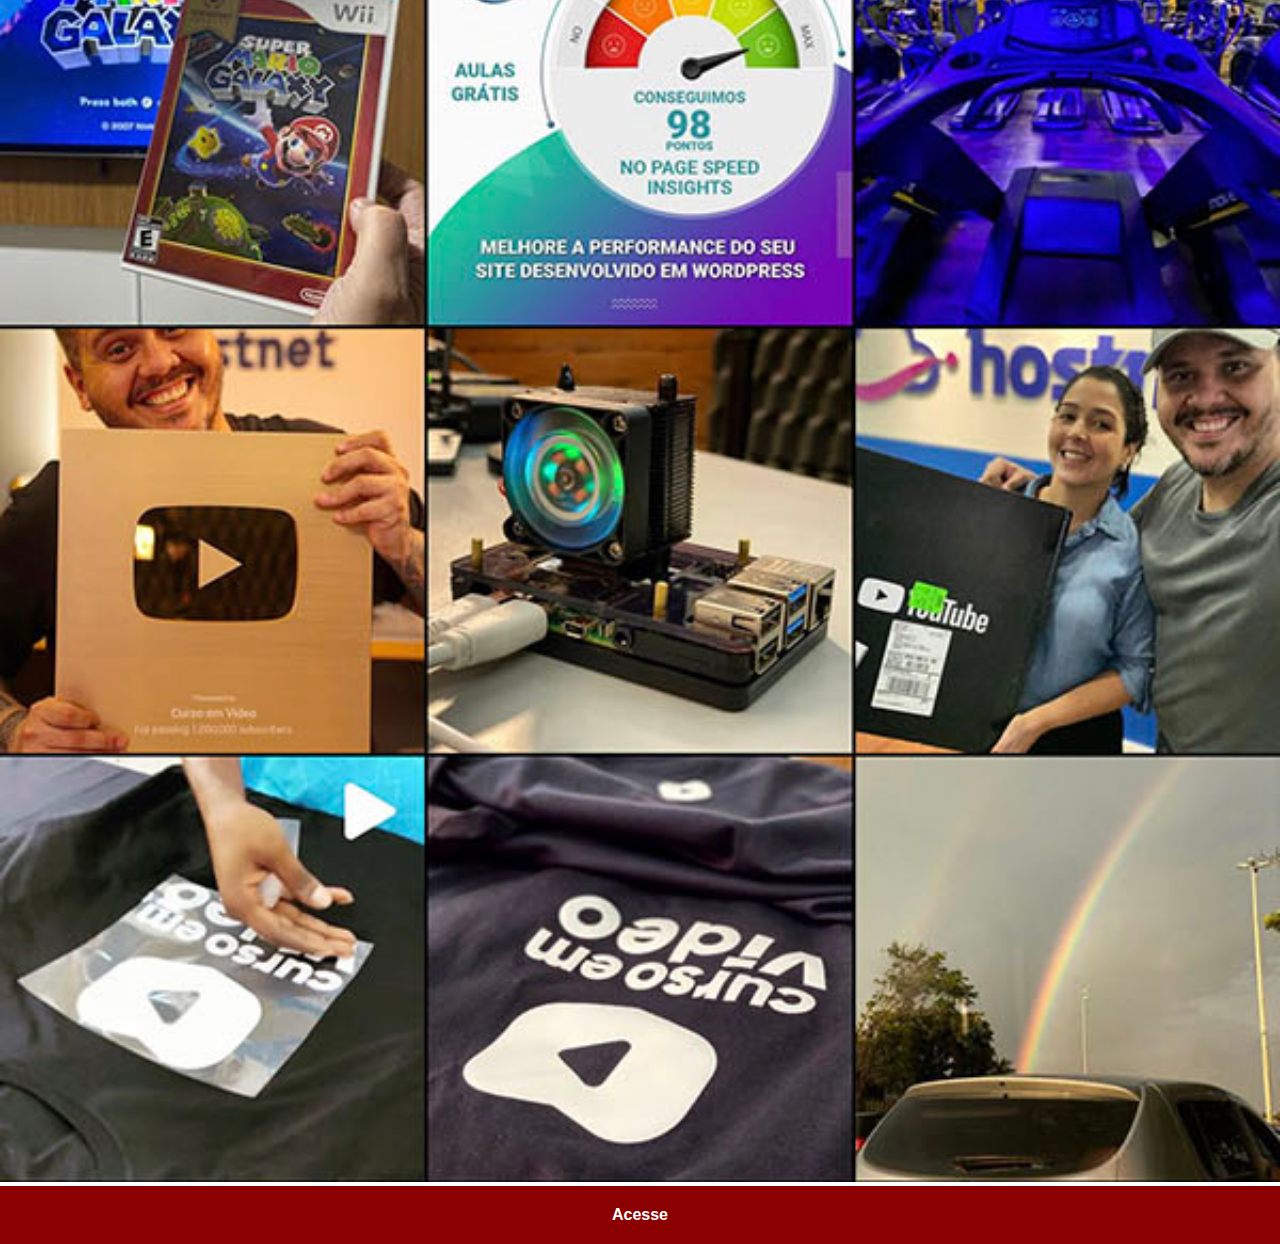
<file: instagram.html>
<!DOCTYPE html>
<html lang="pt-br">
<head>
    <meta charset="UTF-8">
    <meta name="viewport" content="width=device-width, initial-scale=1.0">
    <title>Instagram</title>
    <link rel="stylesheet" href="estilos/social.css">
</head>
<body>
    <img src="imagens/tela-instagram.jpg" alt="Instagram">
    <a href="https://www.instagram.com/gustavoguanabara/" target="_blank">Acesse</a>
</body>
</html>
</file>
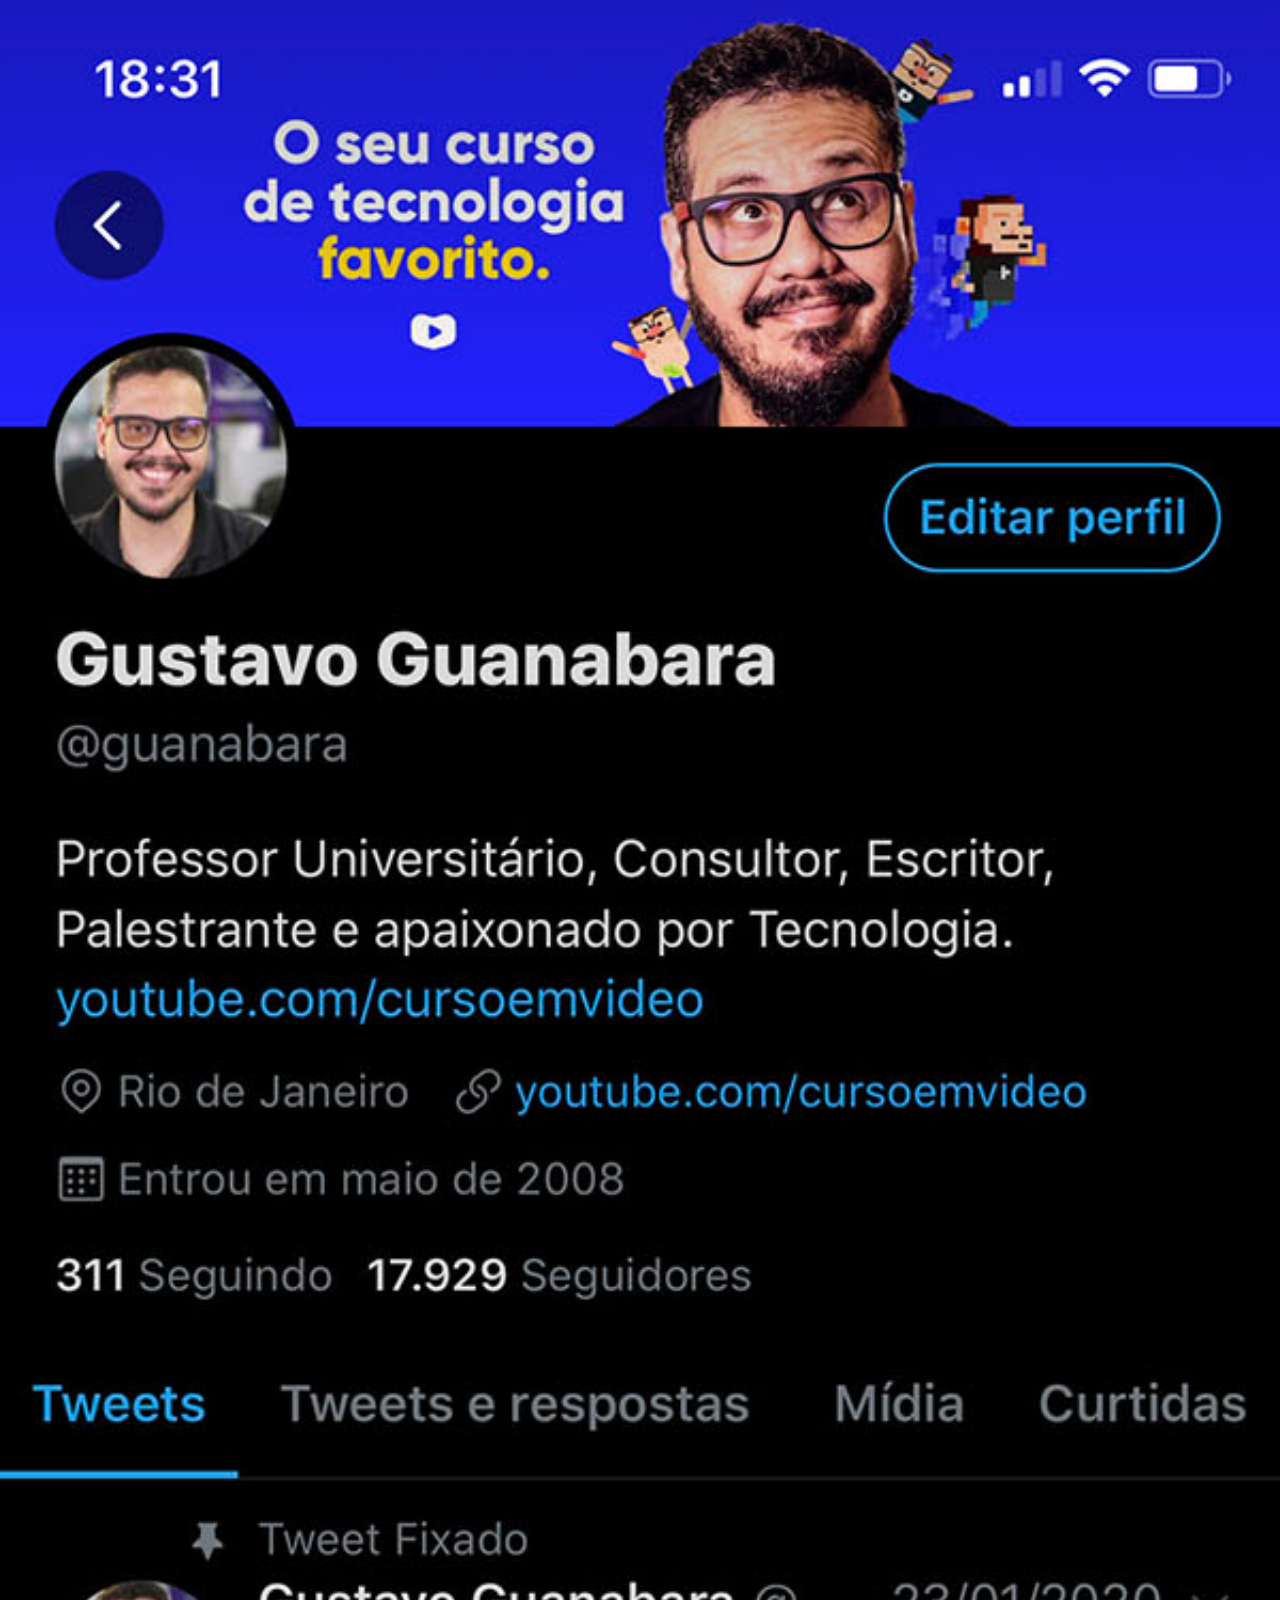
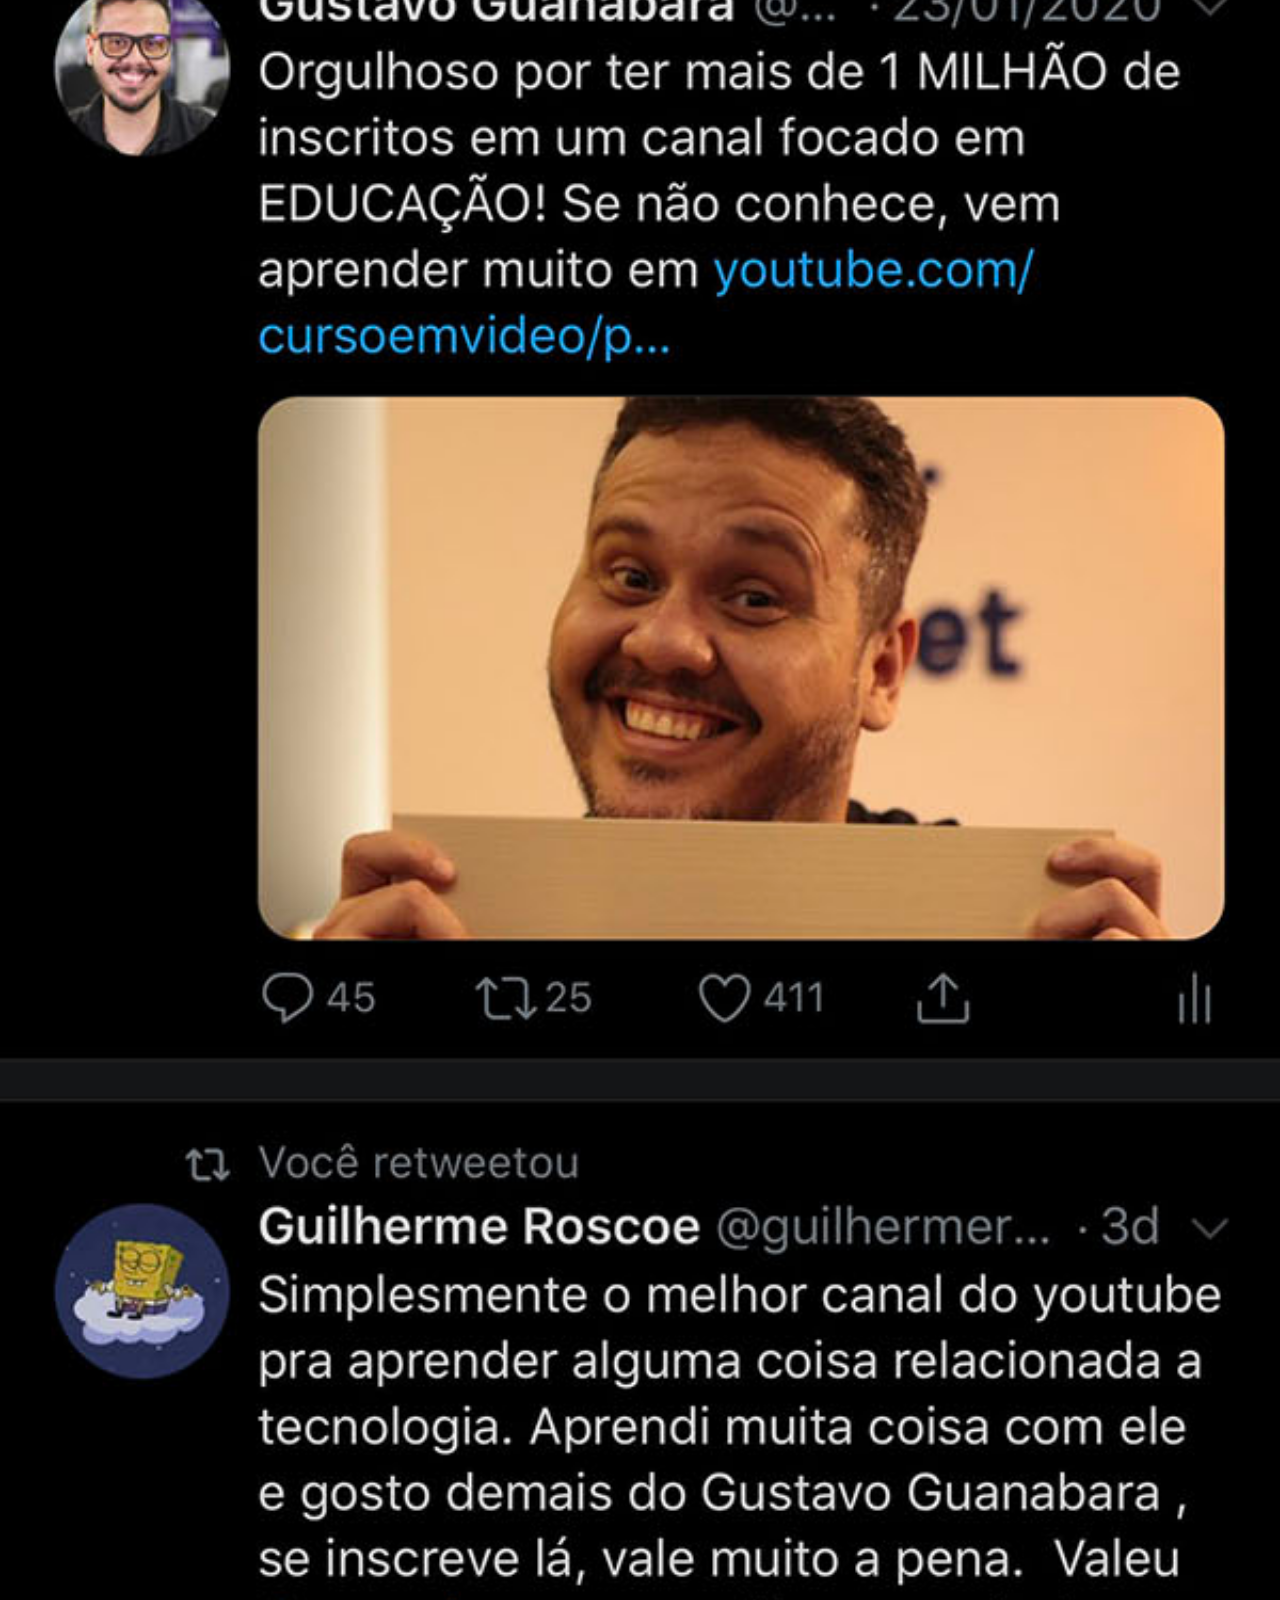
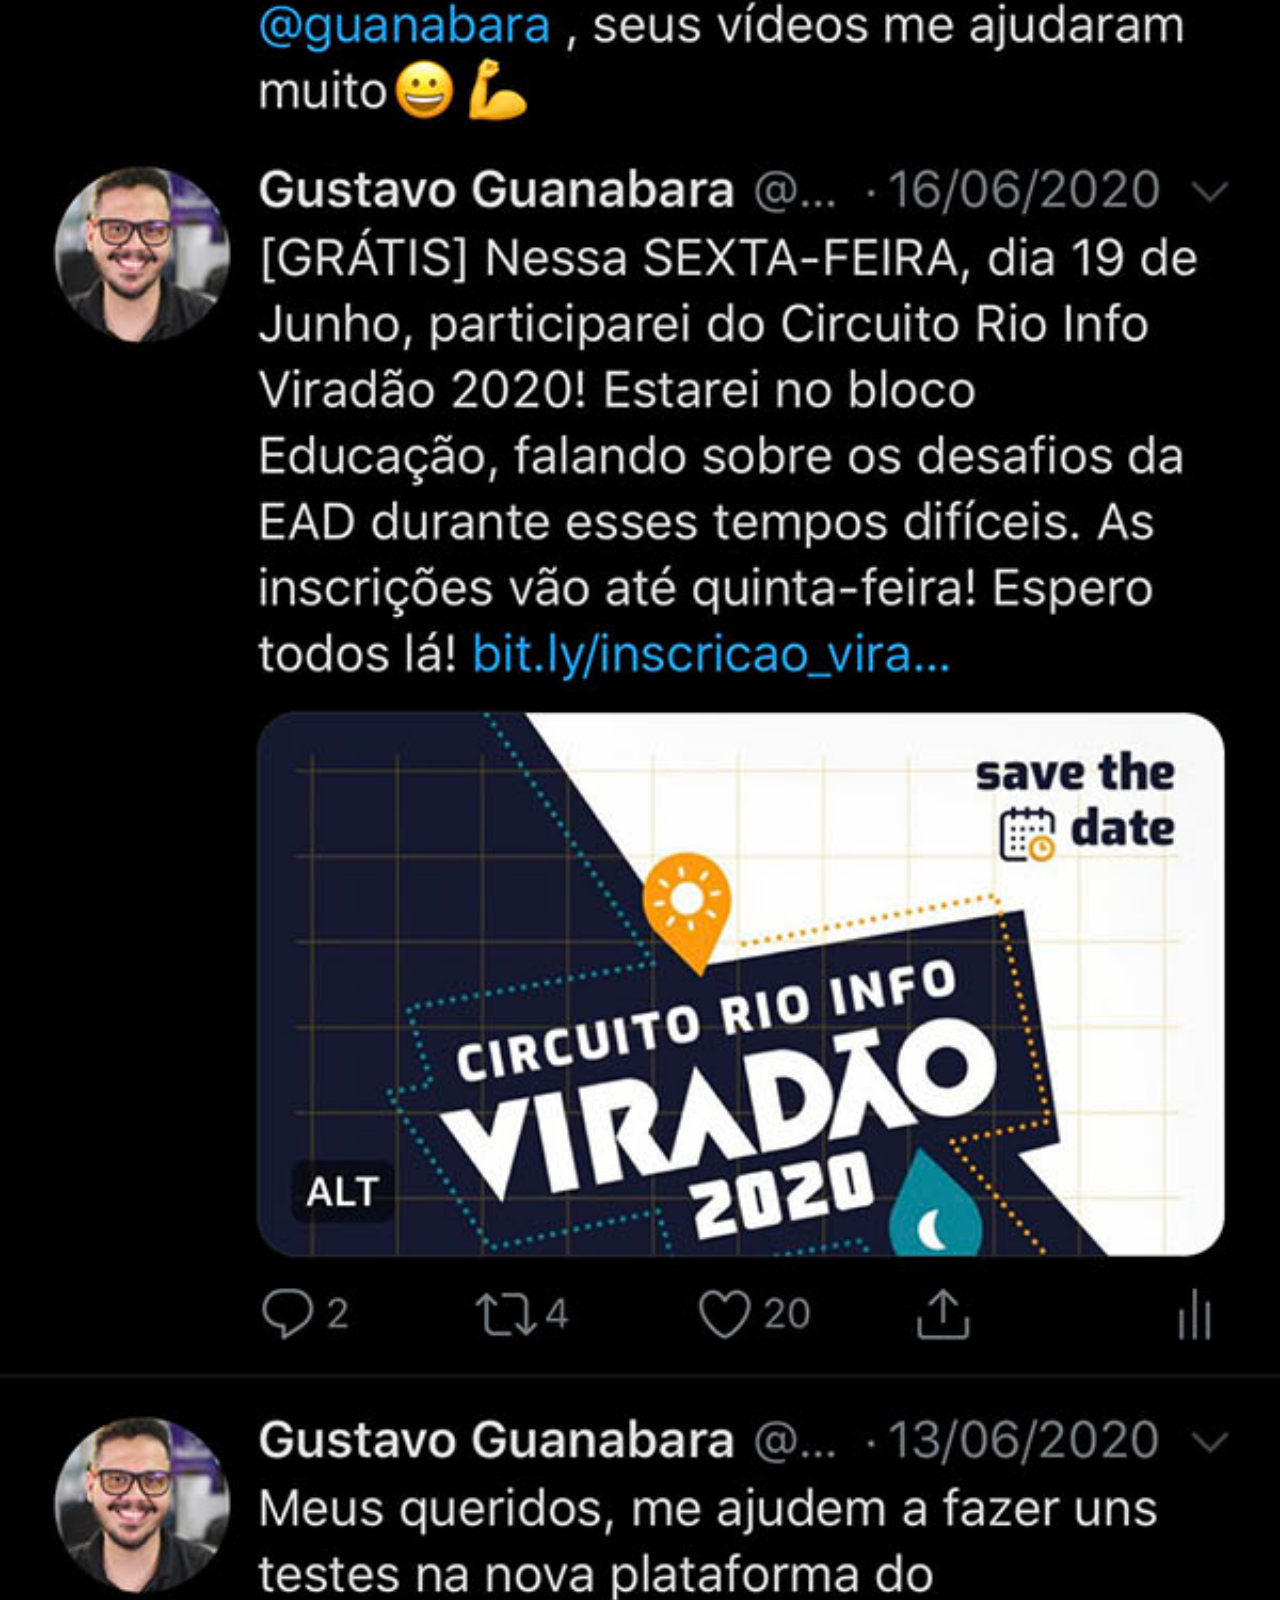
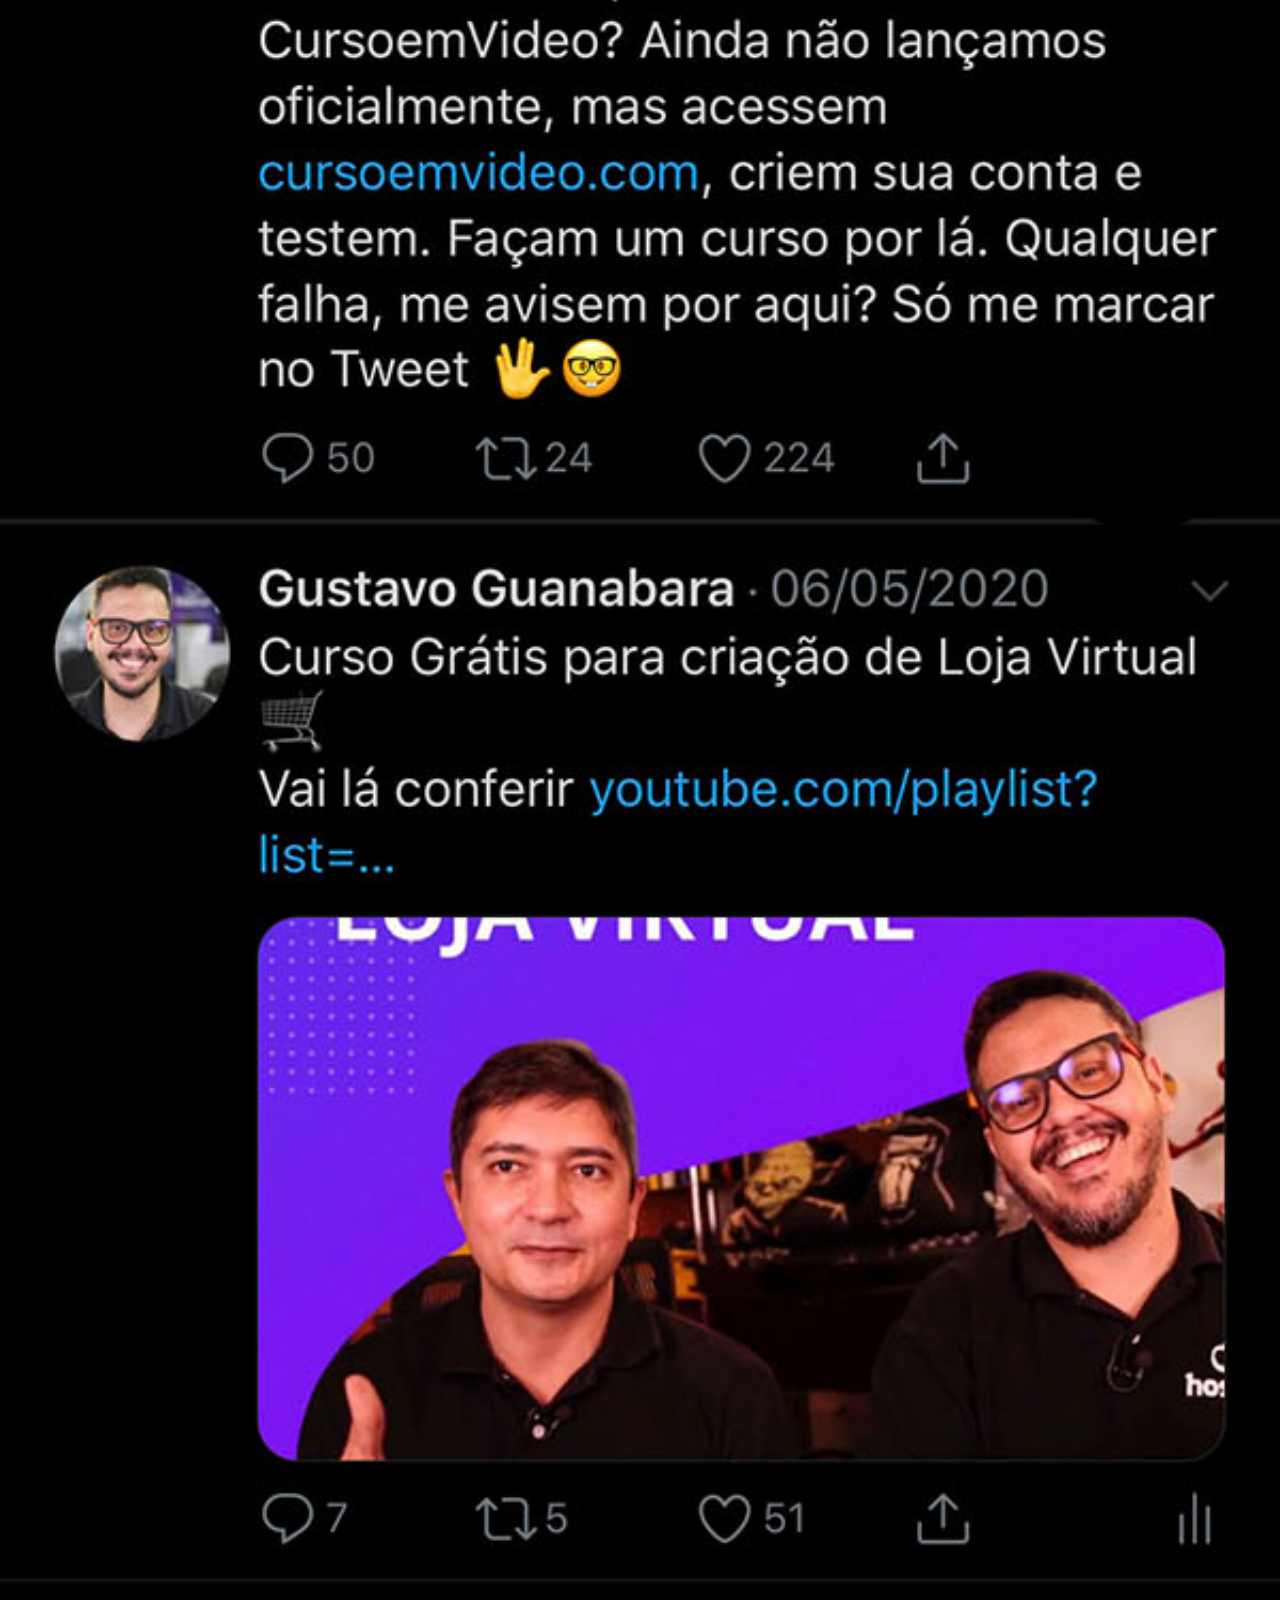
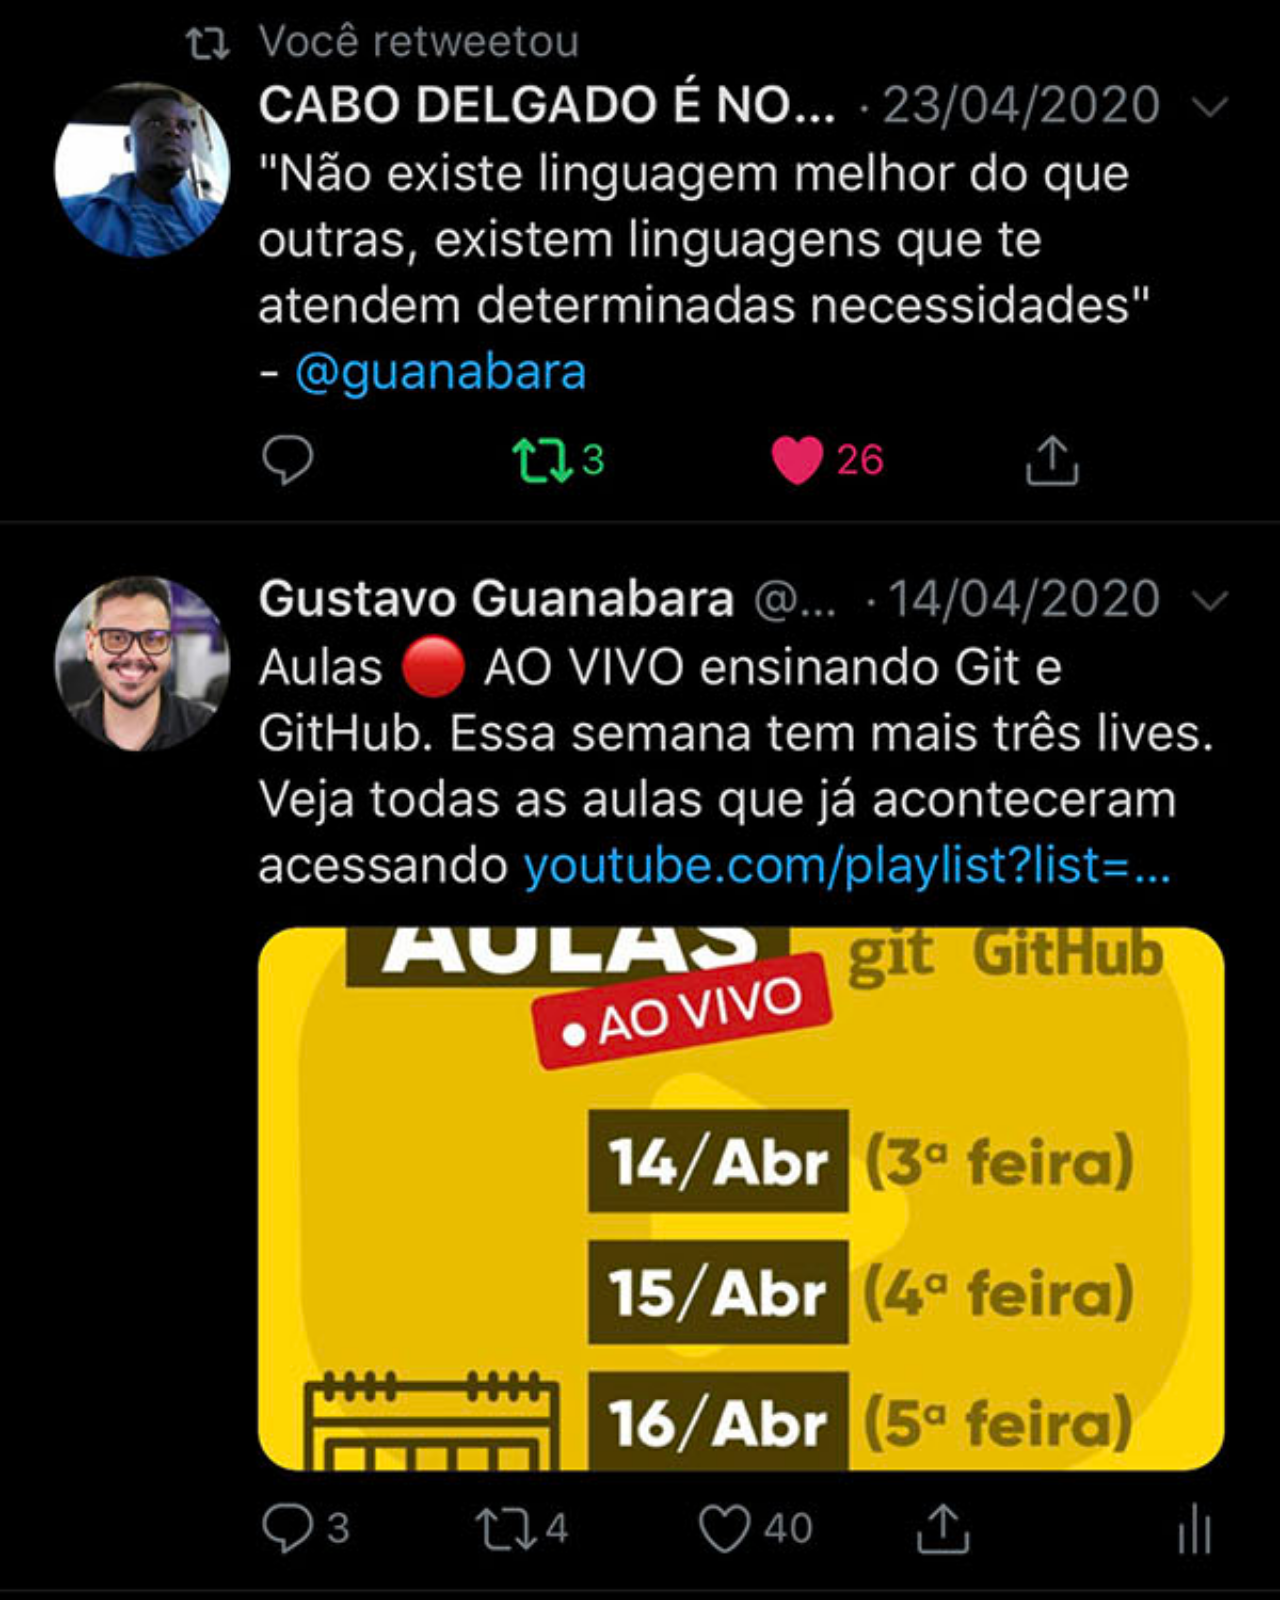
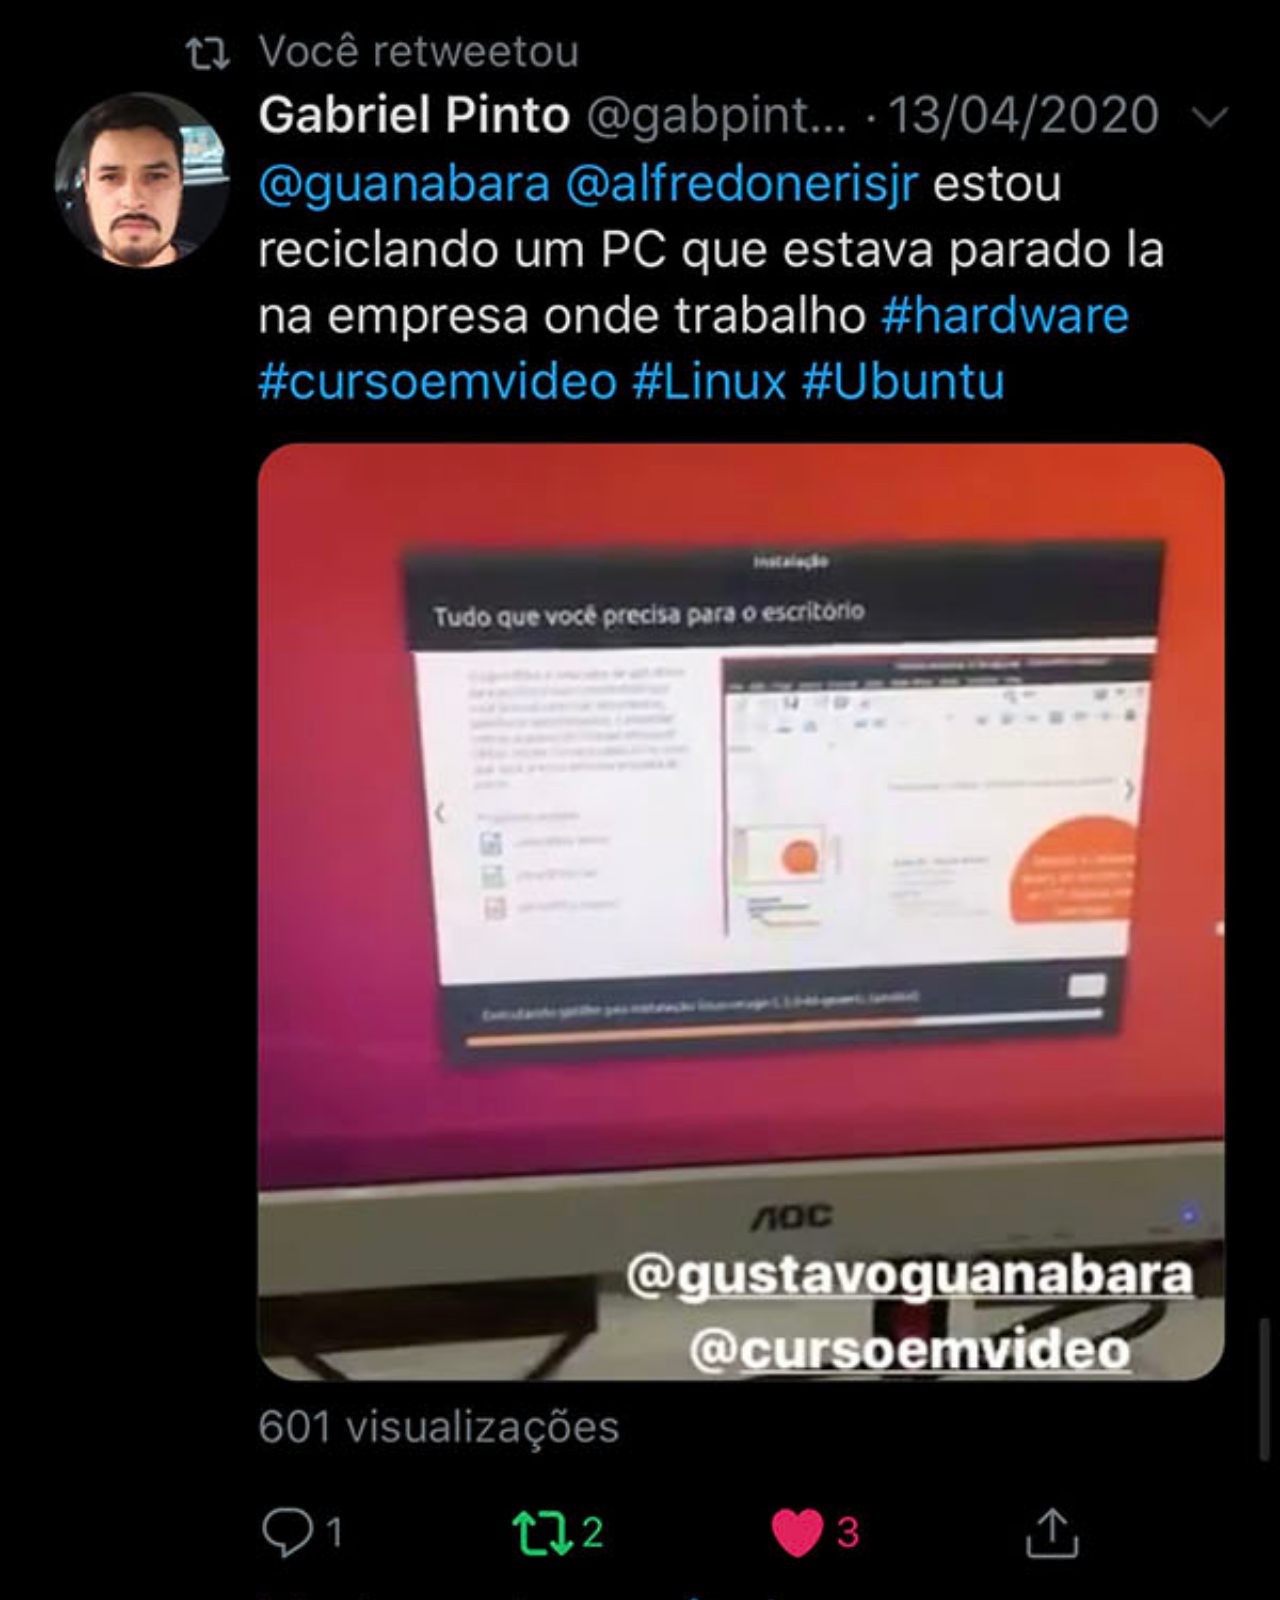
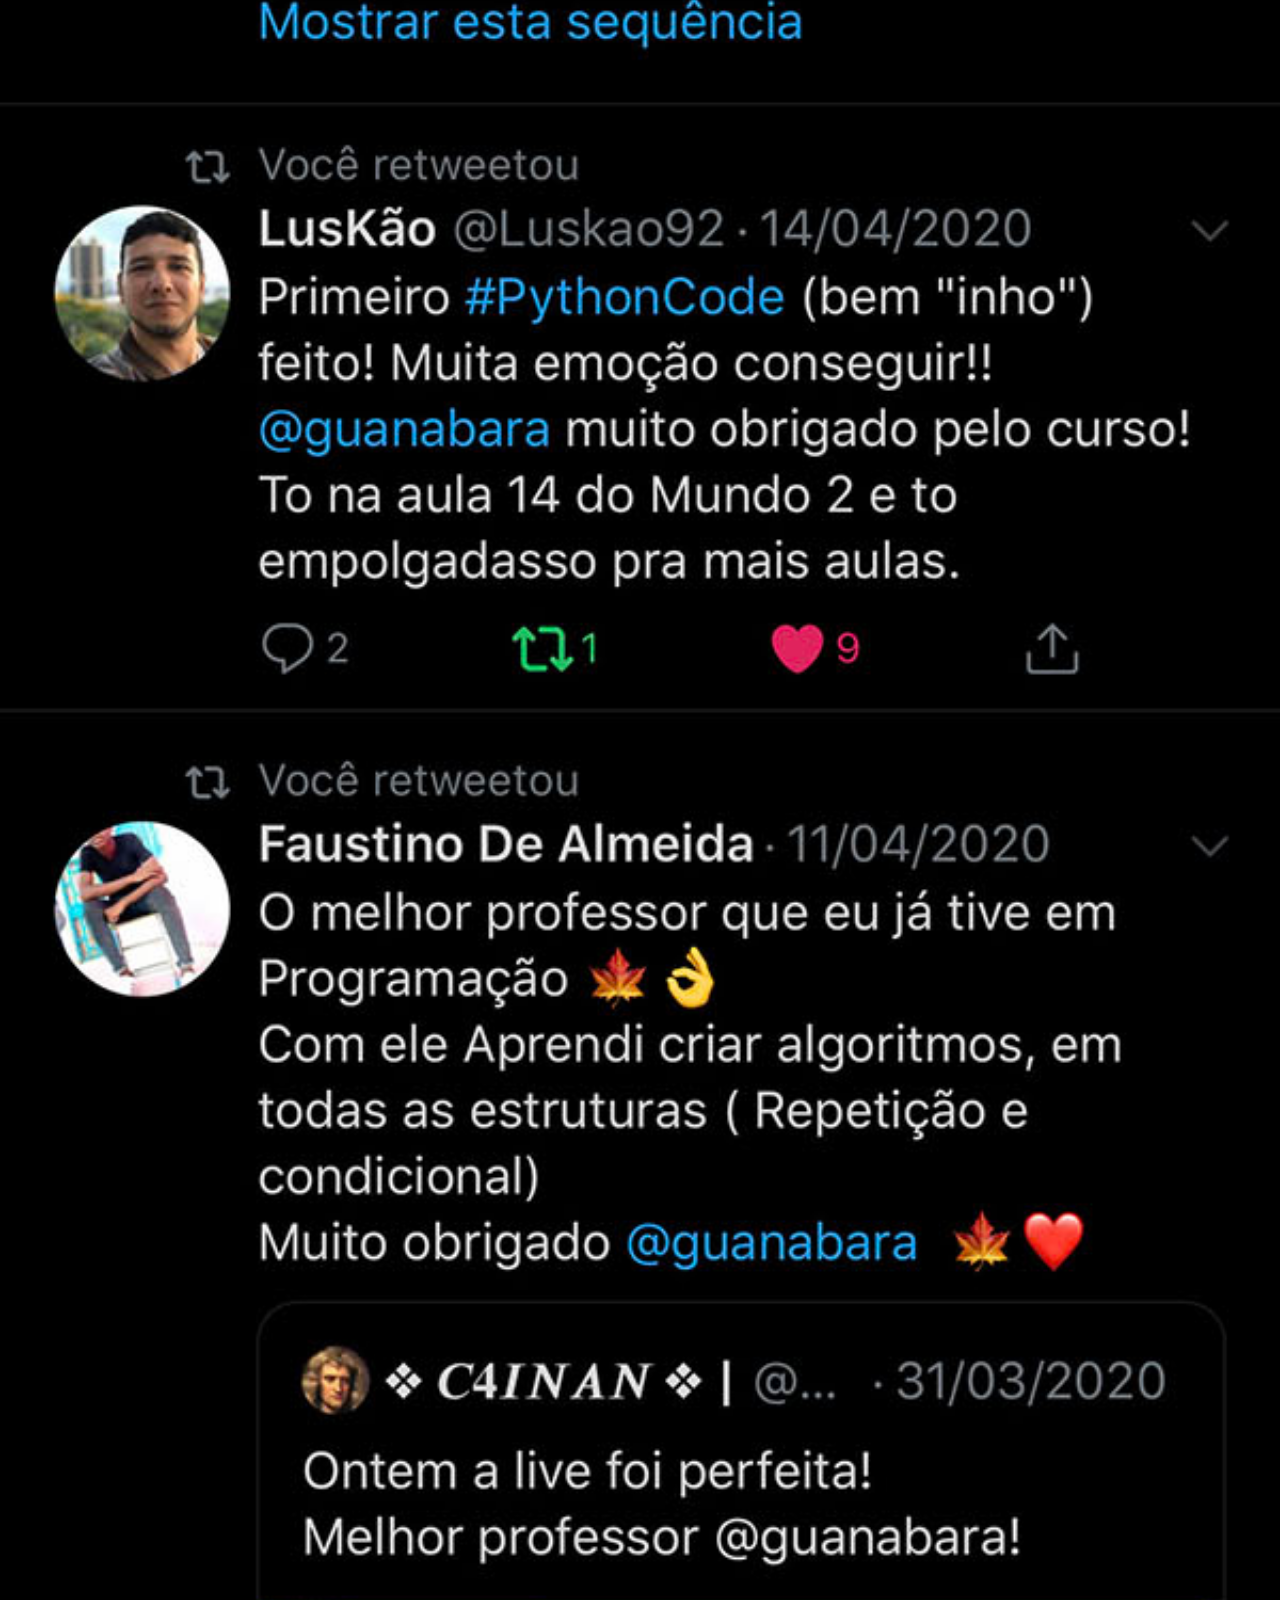
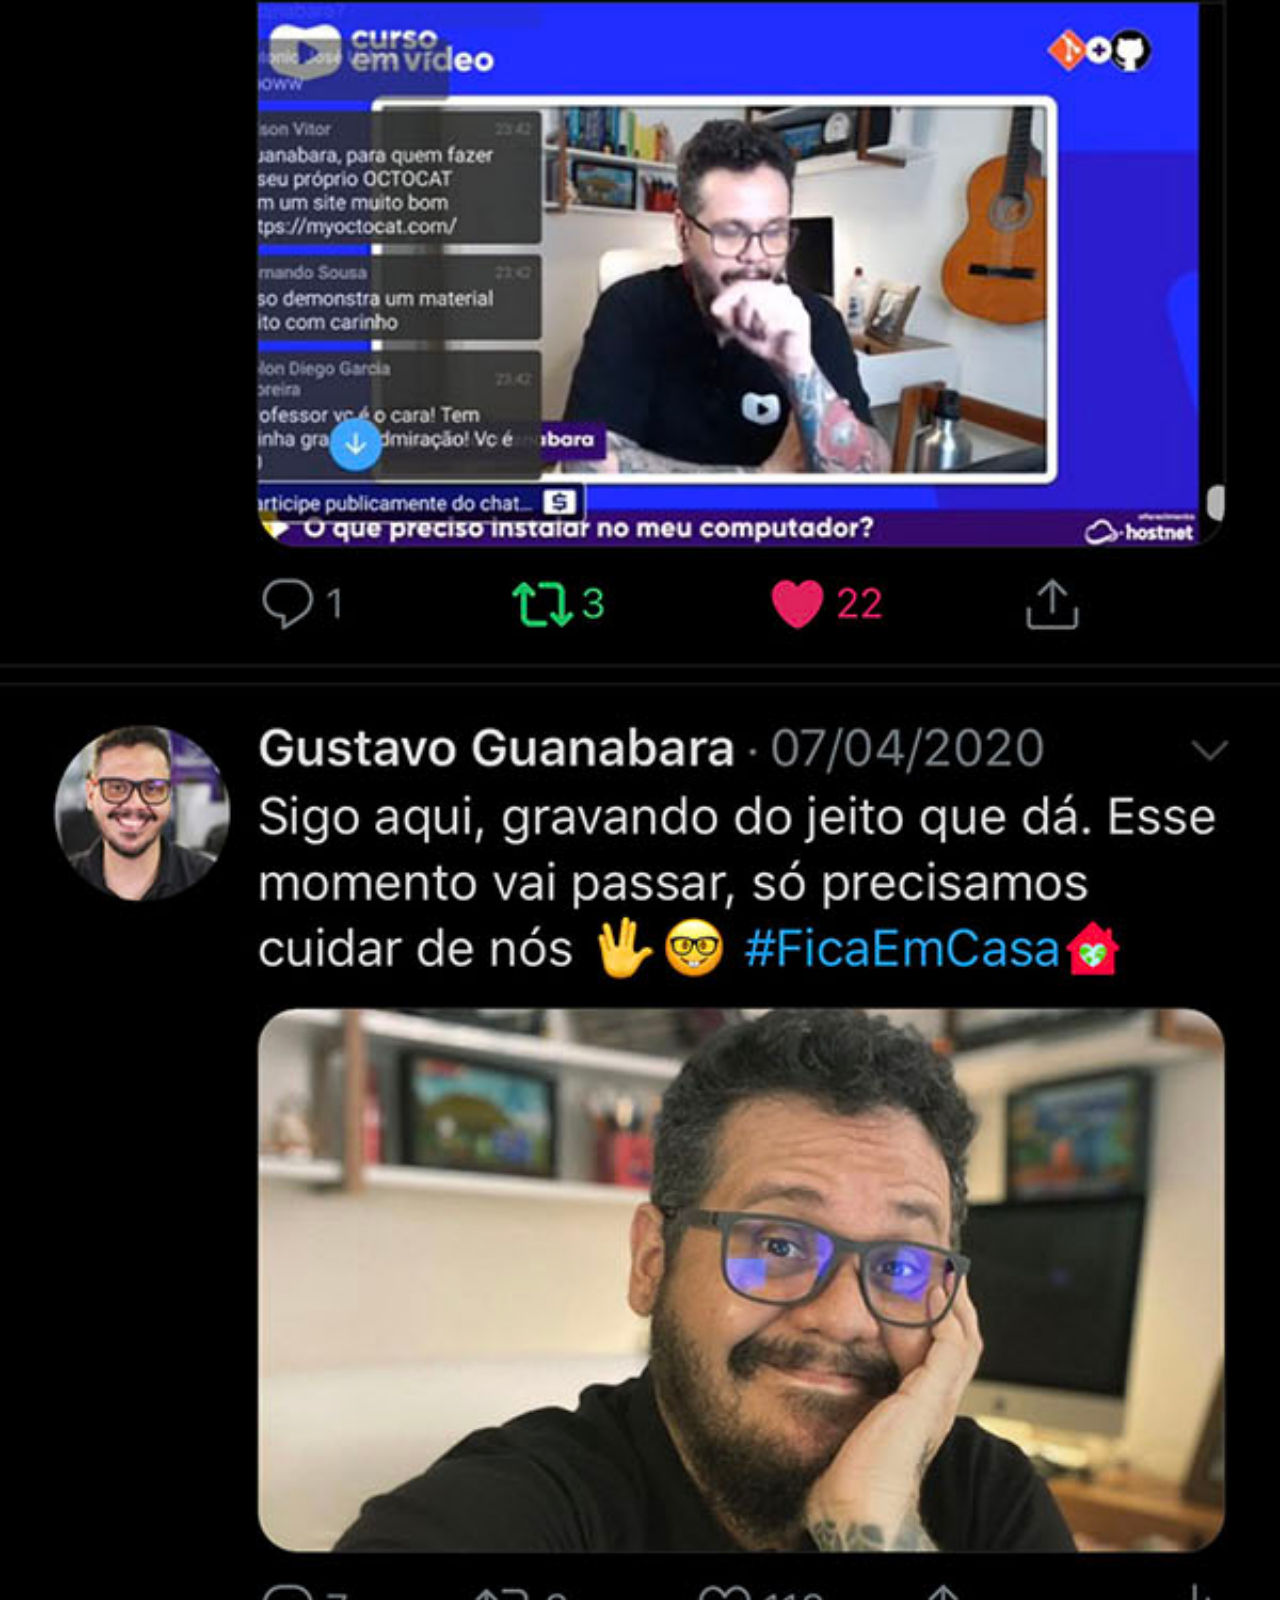
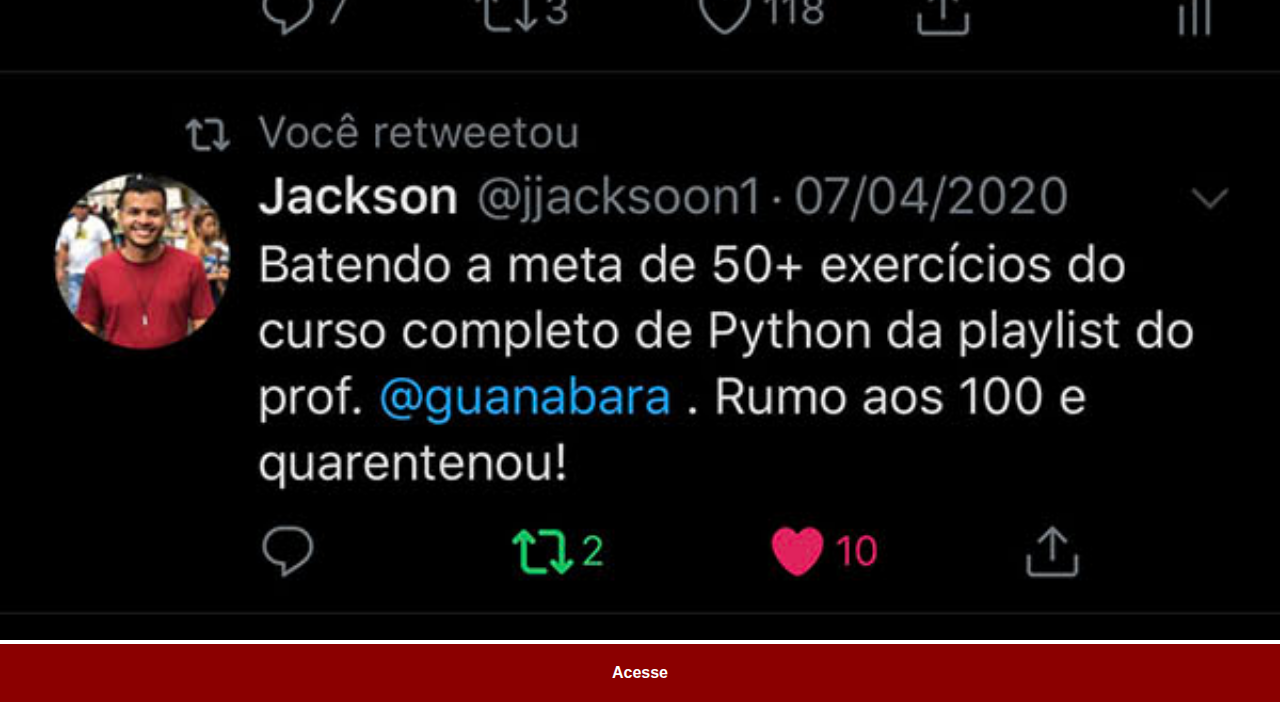
<file: twitter.html>
<!DOCTYPE html>
<html lang="pt-br">
<head>
    <meta charset="UTF-8">
    <meta name="viewport" content="width=device-width, initial-scale=1.0">
    <title>Twitter</title>
    <link rel="stylesheet" href="estilos/social.css">
</head>
<body>
    <img src="imagens/tela-twitter.jpg" alt="Twitter">
    <a href="">Acesse</a>
</body>
</html>
</file>
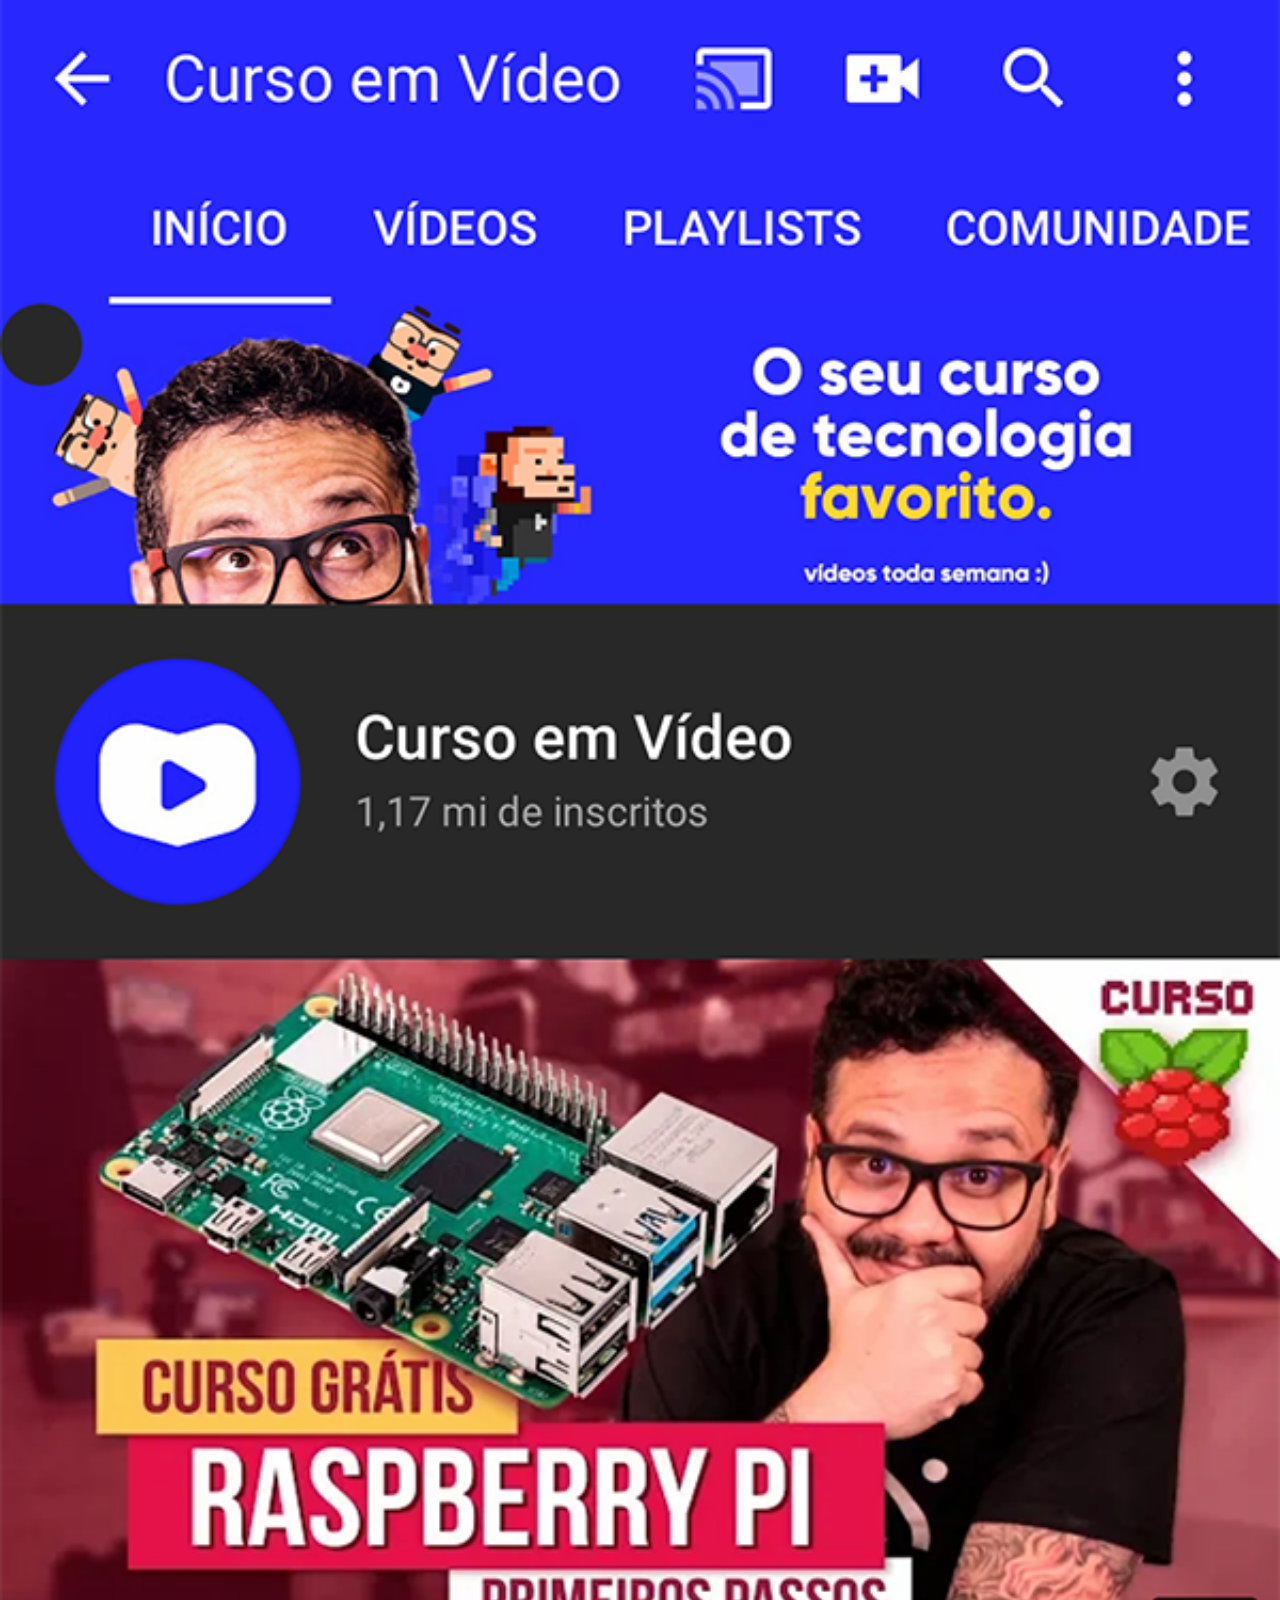
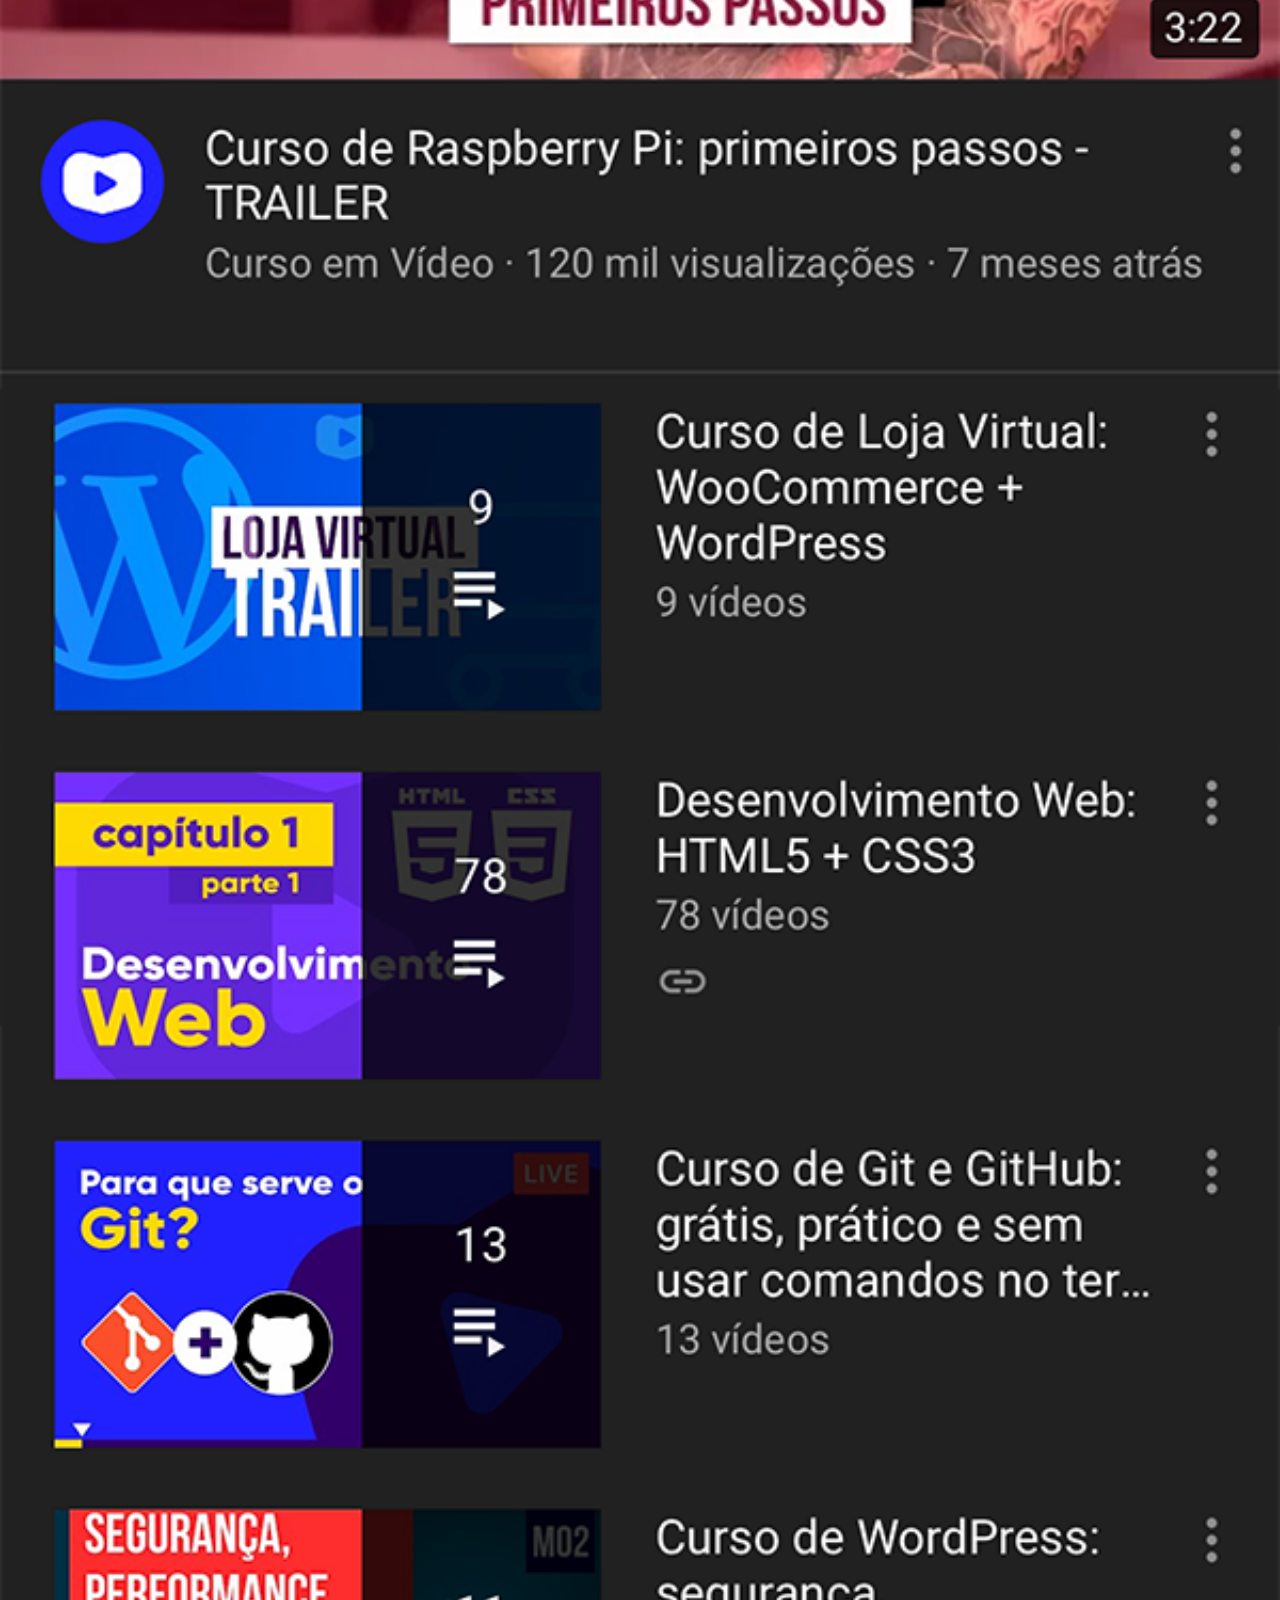
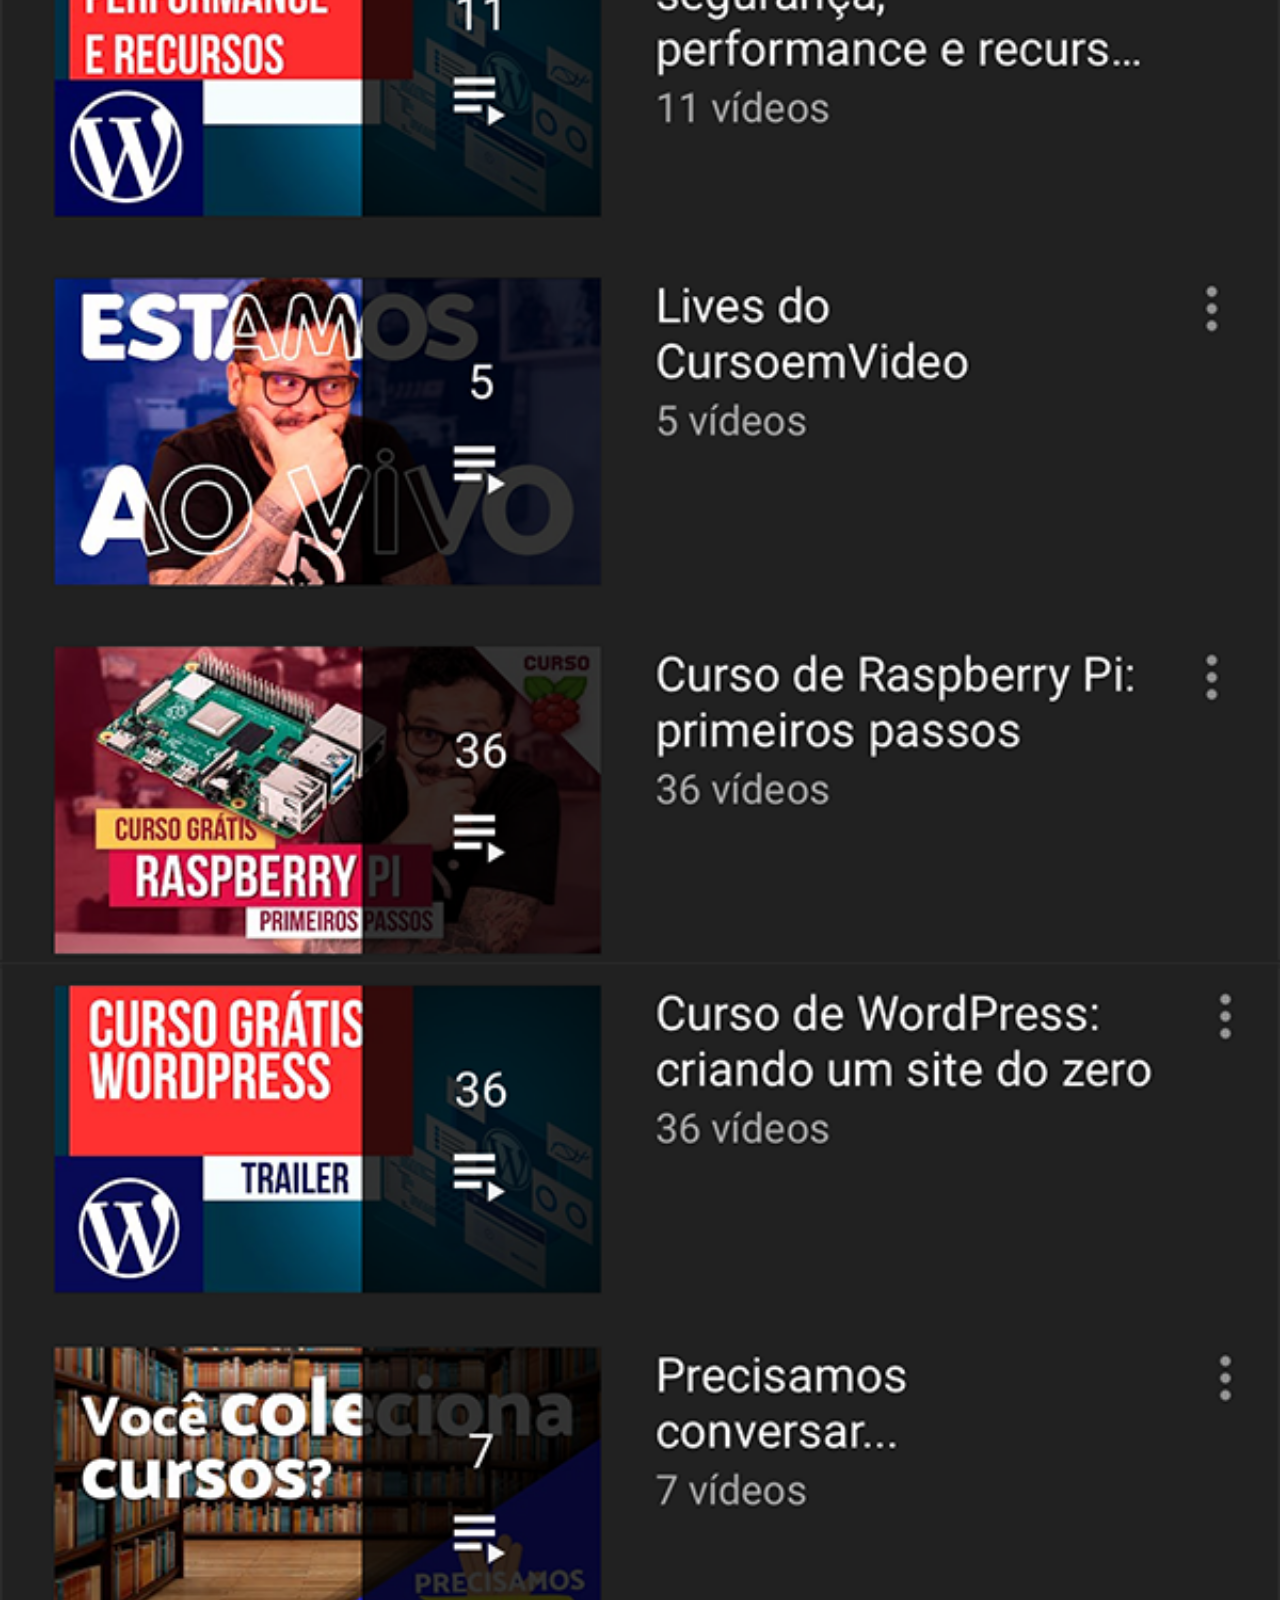
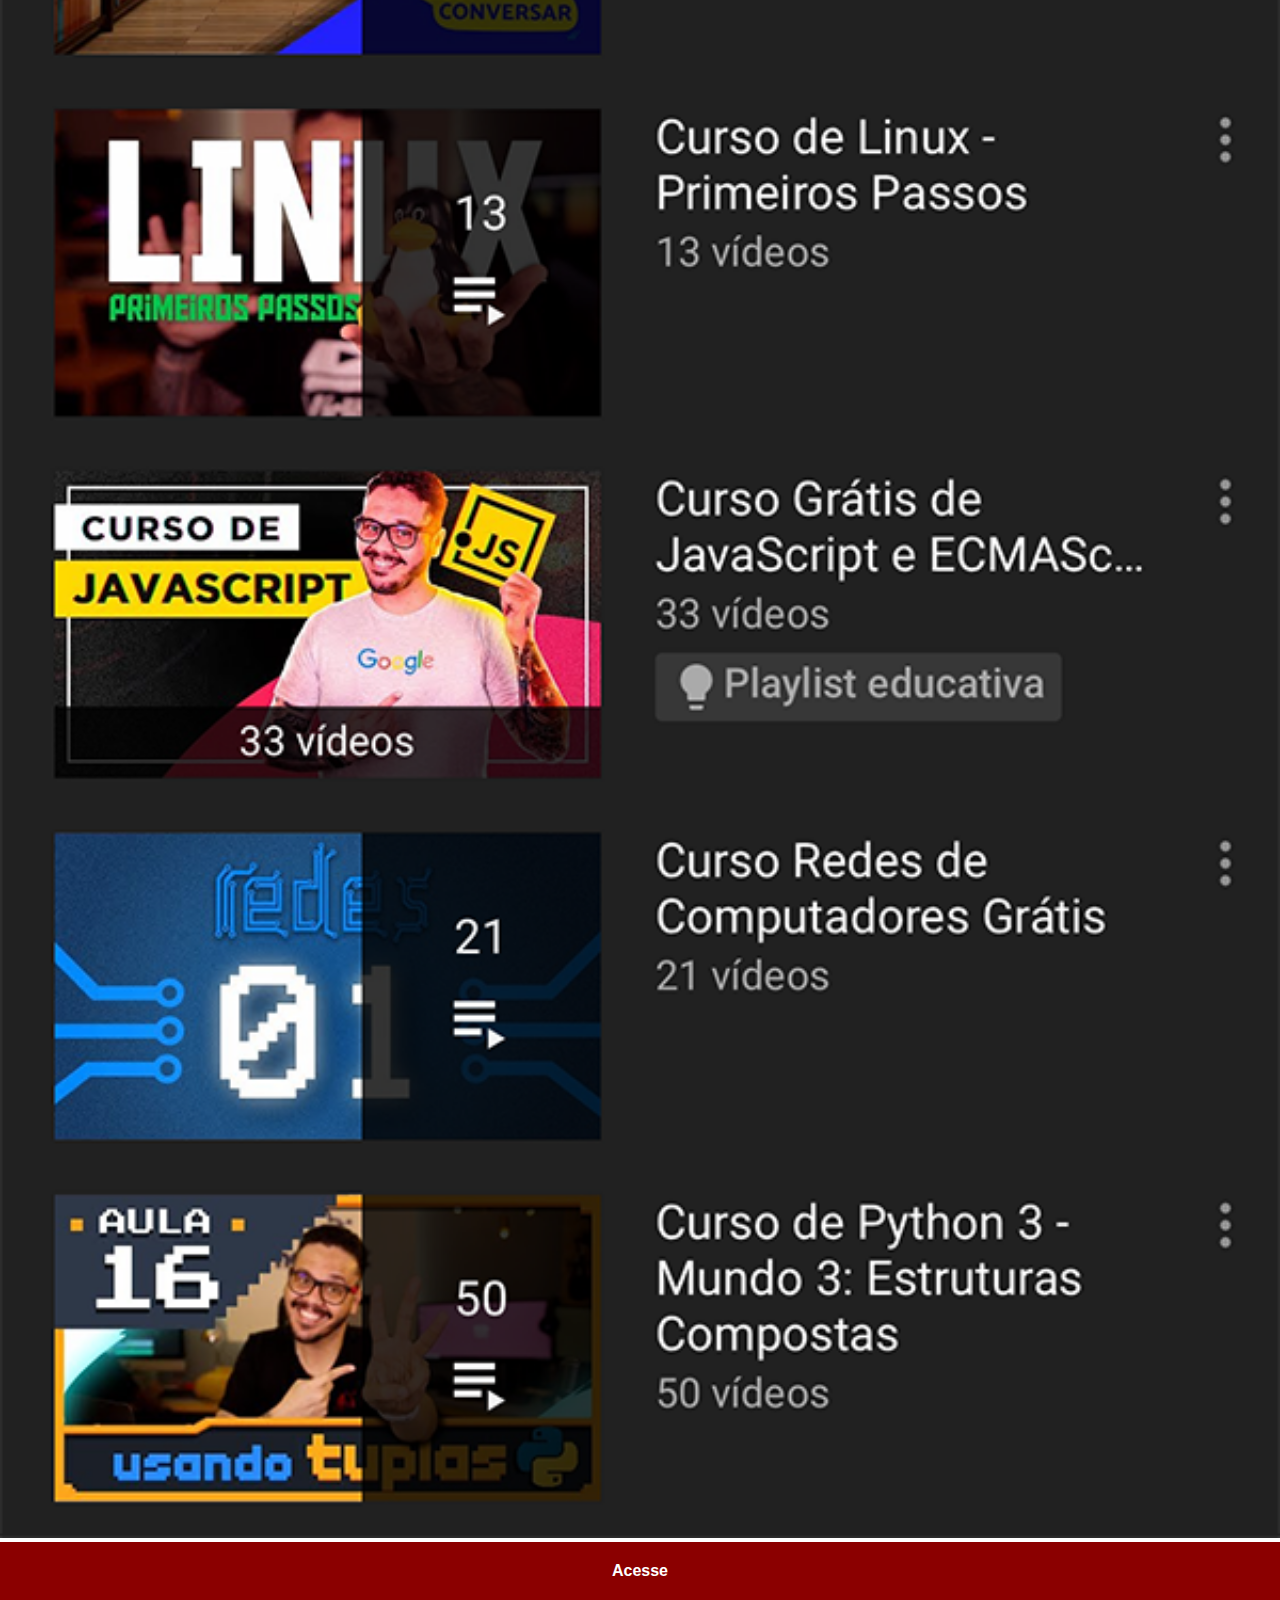
<file: youtube.html>
<!DOCTYPE html>
<html lang="pt-br">
<head>
    <meta charset="UTF-8">
    <meta name="viewport" content="width=device-width, initial-scale=1.0">
    <title>YouTube</title>
    <link rel="stylesheet" href="estilos/social.css">
</head>
<body>
    <img src="imagens/tela-youtube.png" alt="YouTube">
    <a href="https://www.youtube.com.br/cursoemvideo/playlists" target="_blank">Acesse</a>
</body>
</html>
</file>
<file: estilos/style.css>
@charset "UTF-8";

* {
    margin: 0px;
    padding: 0px;
    font-family: Arial, Helvetica, sans-serif;
}

html, body {
    height: 100vh;
    width: 100vw;
    background-color: black;
}

body {
    background: url(../imagens/fundo-madeira.jpg) no-repeat top center;
    background-size: cover;
    background-attachment: fixed;
}

main {
    position: relative;
    height: 100vh;
}

section#telefone {
    position: absolute;
    top: 50%;
    left: 50%;
    transform: translate(-50%, -50%);

    height: 627px;
    width: 311px;
    background-image: url(../imagens/frame-iphone.png);
}

iframe#tela {
    position: relative;
    width: 265px;
    height: 470px;
    top: 80px;
    left: 23px;
}

section#redes-sociais {
    text-align: right;
}

section#redes-sociais img {
    width: 50px;
    margin: 10px;
    border-radius: 50%;
    box-shadow: 2px 2px 5px rgba(0, 0, 0, 0.404);
    box-sizing: border-box;
}

section#redes-sociais img:hover {
    border: 2px solid rgba(255, 255, 255, 0.603);
    transform: translate(-3px, -3px);
    box-shadow: 5px 5px 10px rgba(0, 0, 0, 0.603);
    transition: transform .3s, border 1s;
}
</file>
<file: estilos/social.css>
* {
    margin: 0px;
    padding: 0px;
    font-family: Arial, Helvetica, sans-serif;
}

::-webkit-scrollbar {
    width: 0px;
    height: 0px;
}

img {
    width: 100vw;
}

a {
    display: block;
    background-color: darkred;
    color: white;
    padding: 20px;
    text-align: center;
    font-weight: bolder;
    text-decoration: none;
}

a:hover {
    background-color: red;
}
</file>
